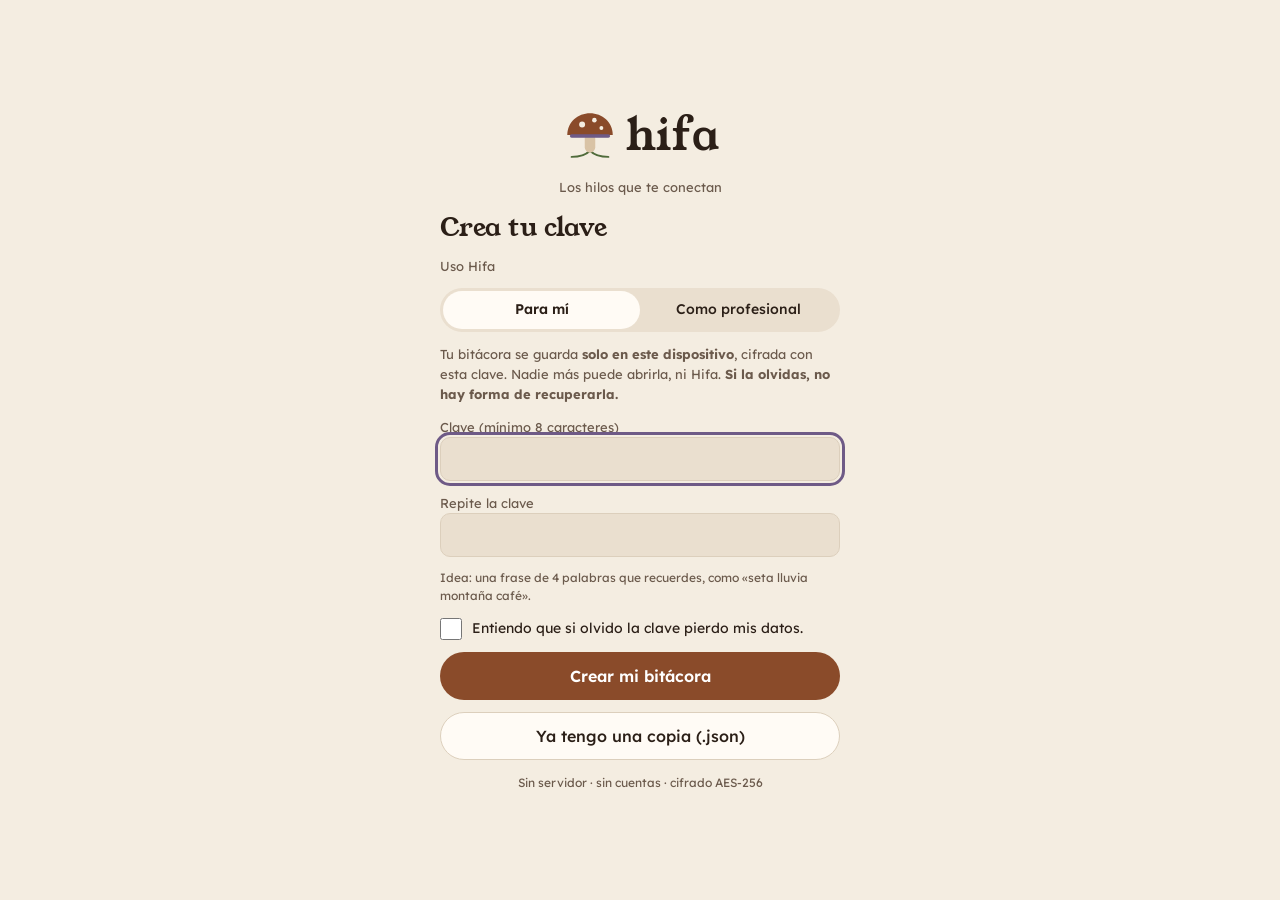
<file: index.html>
<!doctype html>
<html lang="es">
<head>
<meta charset="utf-8">
<meta name="viewport" content="width=device-width, initial-scale=1, viewport-fit=cover">
<meta http-equiv="Content-Security-Policy" content="default-src 'self'; script-src 'self'; style-src 'self' 'unsafe-inline'; img-src 'self' data: blob:; font-src 'self'; connect-src 'self'; manifest-src 'self'; worker-src 'self'; object-src 'none'; base-uri 'self'; form-action 'none'">
<meta name="referrer" content="no-referrer">
<title>Hifa</title>
<meta name="description" content="Bitácora personal de bienestar. Tus datos viven cifrados en tu dispositivo.">
<meta name="theme-color" content="#F4EDE1" media="(prefers-color-scheme: light)">
<meta name="theme-color" content="#1A1613" media="(prefers-color-scheme: dark)">
<link rel="manifest" href="manifest.webmanifest">
<link rel="icon" href="icons/icon.svg" type="image/svg+xml">
<link rel="apple-touch-icon" href="icons/apple-touch-icon.png">
<meta name="apple-mobile-web-app-capable" content="yes">
<meta name="mobile-web-app-capable" content="yes">
<meta name="apple-mobile-web-app-title" content="Hifa">
<meta name="apple-mobile-web-app-status-bar-style" content="default">
<link rel="stylesheet" href="styles.css">
</head>
<body>

<!-- ============ PANTALLA DE CLAVE ============ -->
<div id="lock" class="lock">
  <div class="lockin">
    <div class="brand big"><svg viewBox="0 0 64 64" aria-hidden="true"><path class="logo-hilo" d="M32 50 C27 55 20 57 11 57"/><path class="logo-hilo" d="M32 50 C37 55 44 57 53 57"/><rect class="logo-pie" x="26" y="30" width="12" height="22" rx="6"/><path class="logo-cap" d="M6 32 C6 17 18 7 32 7 C46 7 58 17 58 32 Z"/><rect class="logo-gill" x="9" y="31" width="46" height="4" rx="2"/><circle class="logo-spot" cx="23" cy="20" r="3.4"/><circle class="logo-spot" cx="37" cy="15" r="2.6"/><circle class="logo-spot" cx="45" cy="24" r="2.2"/></svg>hifa</div>
    <div class="muted center">Los hilos que te conectan</div>

    <form id="fNew" class="stack" hidden autocomplete="on">
      <h1>Crea tu clave</h1>
      <div class="muted">Uso Hifa</div>
      <div class="seg" id="roleNew"><button type="button" aria-pressed="true" data-r="patient">Para mí</button><button type="button" aria-pressed="false" data-r="pro">Como profesional</button></div>
      <p class="muted">Tu bitácora se guarda <b>solo en este dispositivo</b>, cifrada con esta clave. Nadie más puede abrirla, ni Hifa. <b>Si la olvidas, no hay forma de recuperarla.</b></p>
      <label class="muted" for="np1">Clave (mínimo 8 caracteres)<input id="np1" class="field" type="password" autocomplete="new-password" minlength="8" required></label>
      <label class="muted" for="np2">Repite la clave<input id="np2" class="field" type="password" autocomplete="new-password" minlength="8" required></label>
      <p class="muted small">Idea: una frase de 4 palabras que recuerdes, como «seta lluvia montaña café».</p>
      <label class="check"><input type="checkbox" id="npOk" required> Entiendo que si olvido la clave pierdo mis datos.</label>
      <button class="btn primary block" type="submit">Crear mi bitácora</button>
      <button class="btn block" type="button" id="toRestore">Ya tengo una copia (.json)</button>
    </form>

    <form id="fUnlock" class="stack" hidden autocomplete="on">
      <h1>Hola de nuevo</h1>
      <label class="muted" for="up">Tu clave<input id="up" class="field" type="password" autocomplete="current-password" required></label>
      <button class="btn primary block" type="submit">Abrir</button>
      <details class="muted small"><summary>¿Olvidaste la clave?</summary>
        <p>Sin la clave no se pueden abrir los datos. Si tienes una copia y recuerdas su clave, puedes restaurarla. Si no, solo queda borrar y empezar de nuevo.</p>
        <div class="row"><button class="btn" type="button" id="toRestore2">Restaurar copia</button><button class="btn danger" type="button" id="wipeLocked">Borrar y empezar</button></div>
      </details>
    </form>

    <form id="fRestore" class="stack" hidden>
      <h1>Restaurar copia</h1>
      <p class="muted">Elige tu archivo <b>.json</b> de Hifa y escribe la clave con la que lo creaste.</p>
      <label class="muted" for="rf">Archivo de copia<input id="rf" class="field" type="file" accept=".json,application/json,text/plain" required></label>
      <label class="muted" for="rp">Clave de la copia<input id="rp" class="field" type="password" autocomplete="current-password" required></label>
      <button class="btn primary block" type="submit">Restaurar</button>
      <button class="btn block" type="button" id="backFromRestore">Volver</button>
    </form>

    <div id="lockBusy" class="center" hidden><div class="spinner" aria-hidden="true"></div><p class="muted" id="lockBusyText">Abriendo…</p></div>
    <p id="lockErr" class="err" role="alert" hidden></p>
    <p class="muted small center" id="lockFoot">Sin servidor · sin cuentas · cifrado AES-256</p>
  </div>
</div>

<!-- ============ APP ============ -->
<div class="app" id="app" hidden>
  <header class="top">
    <div class="brand"><svg viewBox="0 0 64 64" aria-hidden="true"><path class="logo-hilo" d="M32 50 C27 55 20 57 11 57"/><path class="logo-hilo" d="M32 50 C37 55 44 57 53 57"/><rect class="logo-pie" x="26" y="30" width="12" height="22" rx="6"/><path class="logo-cap" d="M6 32 C6 17 18 7 32 7 C46 7 58 17 58 32 Z"/><rect class="logo-gill" x="9" y="31" width="46" height="4" rx="2"/><circle class="logo-spot" cx="23" cy="20" r="3.4"/><circle class="logo-spot" cx="37" cy="15" r="2.6"/><circle class="logo-spot" cx="45" cy="24" r="2.2"/></svg>hifa</div>
    <button class="help" id="btnHelp" type="button"><svg class="i" viewBox="0 0 24 24" style="width:16px;height:16px"><path d="M19 14c1.5-1.5 3-3.2 3-5.5A5.5 5.5 0 0 0 16.5 3c-1.8 0-3 .5-4.5 2-1.5-1.5-2.7-2-4.5-2A5.5 5.5 0 0 0 2 8.5c0 2.3 1.5 4 3 5.5l7 7Z"/></svg>Necesito ayuda</button>
  </header>
  <svg class="hilos" viewBox="0 0 400 22" preserveAspectRatio="none" aria-hidden="true"><path d="M0 8 C60 14 110 4 170 10 S290 18 400 8"/><path d="M120 8 C135 16 150 18 168 21"/><path d="M260 13 C275 6 292 4 310 3"/><path d="M40 11 C48 16 58 19 70 21"/></svg>

  <!-- HOY -->
  <section id="v-hoy" class="stack">
    <div id="banners" class="stack"></div>
    <div><div class="muted" id="today"></div><h1 id="greet">Hola, ¿cómo estás hoy?</h1></div>
    <div class="card">
      <div class="row between"><h2>Ánimo ahora</h2><span class="muted small" id="saveState">Se guarda solo</span></div>
      <div class="mood" id="mood"></div>
      <div class="scale"><span>Muy bajo</span><span>Muy bien</span></div>
      <div class="slider" data-k="en"><label for="s_en">Energía <span></span></label><input id="s_en" type="range" min="1" max="5" step="1" value="3"></div>
      <div class="slider" data-k="an"><label for="s_an">Ansiedad <span></span></label><input id="s_an" type="range" min="1" max="5" step="1" value="3"></div>
      <div class="slider" data-k="fo"><label for="s_fo">Foco <span></span></label><input id="s_fo" type="range" min="1" max="5" step="1" value="3"></div>
      <div class="slider" data-k="su"><label for="s_su">Horas de sueño <span></span></label><input id="s_su" type="range" min="3" max="12" step="0.5" value="7"></div>
      <p class="muted small">Las barras grises aún no tienen dato. Tócalas para registrar.</p>
    </div>

    <div class="card" id="sensoryCard" hidden>
      <h2>Energía sensorial y social</h2>
      <div class="slider" data-k="carga" data-s="1"><label for="s_carga">Carga sensorial <span></span></label><input id="s_carga" type="range" min="1" max="5" value="3"></div>
      <div class="scale"><span>Tranquila</span><span>Saturada</span></div>
      <div class="slider" data-k="bat" data-s="1"><label for="s_bat">Batería social <span></span></label><input id="s_bat" type="range" min="1" max="5" value="3"></div>
      <div class="scale"><span>Vacía</span><span>Llena</span></div>
      <div class="muted">¿Hubo saturación hoy?</div>
      <div class="row" id="satChips"></div>
      <div class="stack" id="satBox" hidden style="gap:8px">
        <label class="muted" for="satTrig">¿Qué la detonó?<input id="satTrig" class="field" placeholder="Ruido, luz, gente, cambios de plan…"></label>
        <label class="muted" for="satHelp">¿Qué ayudó?<input id="satHelp" class="field" placeholder="Silencio, audífonos, salir, estar solx…"></label>
      </div>
    </div>

    <div class="card" id="intakeCard">
      <div class="row between"><h2>Lo que tomé hoy</h2><span class="muted" id="intakeCount">Nada registrado</span></div>
      <div class="routine" id="routineBox">
        <div style="min-width:0"><b>Mi rutina</b><div class="muted" id="routineDesc"></div></div>
        <button class="btn primary" id="routineBtn" type="button">Registrar</button>
      </div>
      <div class="stack" id="intakeList" style="gap:8px"></div>
      <div class="row"><button class="btn" id="addItemBtn" type="button" style="flex:1">+ Agregar</button><button class="btn" id="saveRoutineBtn" type="button" hidden>Guardar como mi rutina</button></div>
      <div class="stack itemform" id="itemForm" hidden>
        <div class="muted">Categoría</div>
        <div class="row" id="catChips"></div>
        <div class="muted" id="nameLabel">Nombre</div>
        <div class="row" id="nameChips"></div>
        <label class="muted" for="itemName">O escríbelo<input id="itemName" class="field" placeholder="Nombre" maxlength="60"></label>
        <div id="psiloDose" class="stack" style="gap:8px">
          <div class="muted">Tipo de dosis</div>
          <div class="dose" id="doseSeg"><button type="button" aria-pressed="true" data-d="micro">Microdosis</button><button type="button" aria-pressed="false" data-d="macro">Macrodosis</button></div>
        </div>
        <div class="muted">Forma</div>
        <div class="row" id="formChips"></div>
        <div class="row" id="capRow">
          <label class="muted" for="capN" style="flex:1;min-width:90px">Cápsulas<input id="capN" class="field" type="number" inputmode="numeric" min="1" step="1" value="1"></label>
          <label class="muted" for="capMg" style="flex:1;min-width:110px">mg por cápsula<input id="capMg" class="field" type="number" inputmode="decimal" min="0" step="any" placeholder="mg"></label>
          <div class="captotal" id="capTotal"></div>
        </div>
        <div class="row" id="qtyRow">
          <label class="muted" for="itemQty" style="flex:1;min-width:110px">Cantidad<input id="itemQty" class="field" type="number" inputmode="decimal" min="0" step="any" placeholder="0"></label>
          <label class="muted" for="itemUnit" style="flex:1;min-width:100px">Unidad<select id="itemUnit" class="field"><option>g</option><option>mg</option><option>ml</option><option>gotas</option><option>unidades</option><option>tazas</option></select></label>
        </div>
        <label class="muted" for="itemTime">Hora<input id="itemTime" class="field" type="time"></label>
        <div class="care" id="macroCare" hidden>
          <b>Cuidado para una dosis alta</b>
          <ul>
            <li>Mejor en un lugar seguro y con alguien de confianza que esté sobrio.</li>
            <li>Si tomas medicación (p. ej. litio o algunos antidepresivos), revisa interacciones antes, por ejemplo en <span class="sel">tripsit.me</span>.</li>
            <li>Cuéntaselo a tu psicólogx. Si te sientes en peligro: 123 o Línea 192, opción 4.</li>
          </ul>
        </div>
        <div class="row"><button class="btn primary" id="saveItem" type="button" style="flex:1">Agregar</button><button class="btn" id="cancelItem" type="button">Cancelar</button></div>
      </div>
      <div class="care soft" id="medCare" hidden><b>Revisa interacciones</b> Registraste medicación junto con hongos, adaptógenos o suplementos. Algunas combinaciones interactúan (p. ej. ashwagandha con medicación de tiroides o sedantes). Consúltalo con tu médico o en <span class="sel">tripsit.me</span>.</div>
      <div class="care" id="psyRisk" hidden><b>Cuidado con los psicodélicos</b> Marcaste bipolaridad o historial de psicosis. Los hongos psilocibios pueden desencadenar episodios graves en estos casos. Háblalo con tu psicólogx o psiquiatra. Si notas cambios bruscos de ánimo, dormir muy poco o percepciones inusuales, busca ayuda: 123 o Línea 192, opción 4.</div>
      <div class="muted small">Hifa guarda lo que anotas; no recomienda cantidades ni combinaciones.</div>
      <div class="muted">Efectos que notaste</div>
      <div class="row" id="effects"></div>
    </div>

    <button class="cta" type="button" data-go="bitacora">
      <span class="mic"><svg class="i" viewBox="0 0 24 24"><rect x="9" y="2" width="6" height="12" rx="3"/><path d="M19 10v1a7 7 0 0 1-14 0v-1M12 18v4"/></svg></span>
      <span><b>Contar mi día</b><span>Habla o escribe. Queda en tu bitácora.</span></span>
    </button>

    <div class="quote" id="quoteCard"></div>

    <button class="card cardbtn" type="button" data-go="habitos">
      <div><h2>Hábitos de hoy</h2><div class="muted" id="habSum"></div></div>
      <div class="dots" id="habDots"></div>
    </button>
    <div class="example" id="streak"></div>
  </section>

  <!-- BITÁCORA -->
  <section id="v-bitacora" class="stack" hidden>
    <div class="row between"><h1>Bitácora</h1><input id="jDate" class="field datein" type="date" aria-label="Día de la bitácora"></div>
    <div class="muted">Escribe como salga. Todo queda cifrado en tu dispositivo.</div>
    <div class="chat" id="chat" aria-live="polite"></div>
    <div class="row" id="prompts"></div>
    <div class="composer">
      <label for="msgIn" class="sr">Mensaje</label>
      <textarea id="msgIn" class="field" placeholder="Escribe cómo fue tu día…"></textarea>
      <button class="recbtn" id="rec" type="button" aria-label="Dictar por voz"><svg class="i" viewBox="0 0 24 24" style="width:26px;height:26px"><rect x="9" y="2" width="6" height="12" rx="3"/><path d="M19 10v1a7 7 0 0 1-14 0v-1M12 18v4"/></svg></button>
    </div>
    <button class="btn primary" id="send" type="button">Guardar en la bitácora</button>
    <div class="example">Por ahora Hifa responde con preguntas guía, sin IA. El dictado por voz lo procesa tu navegador o tu teclado (puede usar servicios de Google o Apple).</div>
  </section>

  <!-- PANEL -->
  <section id="v-panel" class="stack" hidden>
    <h1>Tu panel</h1>
    <div class="seg" id="range"><button type="button" aria-pressed="false" data-d="7">Semana</button><button type="button" aria-pressed="true" data-d="30">30 días</button><button type="button" aria-pressed="false" data-d="90">Trimestre</button></div>
    <div id="panelEmpty" class="card" hidden><h2>Aún no hay suficientes días</h2><p class="muted">Registra tu ánimo unos días y aquí verás tus tendencias.</p></div>
    <div id="alertBox"></div>
    <div class="card" id="chartCard">
      <div class="row between"><h2>Ánimo diario</h2><span class="muted" id="avg"></span></div>
      <div class="chartwrap"><svg id="chart" viewBox="0 0 340 150" width="100%" role="img" aria-label="Gráfico de ánimo"></svg></div>
      <div class="legend"><span><i class="lg-line"></i>Ánimo</span><span><i class="lg-dot"></i>Micro</span><span><i class="lg-ring"></i>Macro</span><span><i class="lg-low"></i>Racha baja</span></div>
    </div>
    <div class="kpis">
      <div class="kpi"><div class="muted">Días registrados</div><div class="v" id="kDays">–</div></div>
      <div class="kpi"><div class="muted">Ánimo promedio</div><div class="v" id="kAvg">–</div></div>
      <div class="kpi detail"><div class="muted">Ánimo con hongos</div><div class="v" id="kWith">–</div></div>
      <div class="kpi detail"><div class="muted">Ánimo sin hongos</div><div class="v" id="kWithout">–</div></div>
    </div>
    <div class="card" id="scalesCard"></div>
    <div class="card"><h2>Estresores más frecuentes</h2><div class="bars" id="stress"></div><p class="muted small" id="stressEmpty">Aparecen cuando los mencionas en tu bitácora.</p></div>
    <div class="card" id="sensPanel" hidden><h2>Saturación sensorial</h2><div id="sensSum" class="muted"></div></div>
    <div class="note detail" id="corrNote" hidden></div>
    <div class="muted small">Las diferencias con y sin hongos son observacionales: no prueban causa.</div>
    <button class="btn primary block" type="button" data-go="informe">Preparar informe para sesión</button>
  </section>

  <!-- ESCALA -->
  <section id="v-escala" class="stack" hidden>
    <button class="btn back" type="button" data-go="panel">← Panel</button>
    <h1 id="scTitle"></h1>
    <p class="muted" id="scIntro"></p>
    <div class="stack" id="scQs"></div>
    <div id="scResult"></div>
    <button class="btn primary block" id="scSave" type="button">Ver resultado y guardar</button>
    <p class="muted small">Escala de tamizaje de uso libre. No es un diagnóstico: la interpretación es de tu psicólogx.</p>
  </section>

  <!-- HÁBITOS -->
  <section id="v-habitos" class="stack" hidden>
    <div class="row between"><div><h1>Hábitos</h1><div class="muted">Toca para marcar hoy. Nada se reinicia a cero.</div></div><button class="btn small" id="editHab" type="button">Editar</button></div>
    <div class="stack" id="habits"></div>
    <div class="note" id="habNote" hidden></div>
    <div class="row"><label class="sr" for="newHab">Nuevo hábito</label><input id="newHab" class="field" style="flex:1" placeholder="Nuevo hábito" maxlength="60"><button class="btn" id="addHab" type="button">Agregar</button></div>
  </section>

  <!-- YO -->
  <section id="v-yo" class="stack" hidden>
    <h1>Lo que busco</h1>
    <div class="card">
      <div class="eyebrow muted-eb">Mi brújula</div>
      <label for="compass" class="muted">¿Qué buscas de la vida, en tus palabras?</label>
      <textarea id="compass" class="field" placeholder="Quiero una vida con…"></textarea>
      <div class="muted">Mis valores</div>
      <div class="row" id="values"></div>
      <div class="row"><label class="sr" for="newVal">Nuevo valor</label><input id="newVal" class="field" style="flex:1" placeholder="Otro valor" maxlength="30"><button class="btn" id="addVal" type="button">+</button></div>
    </div>

    <div class="quote" id="frase">
      <div class="eyebrow">Frase del trimestre</div>
      <div class="muted ink">¿Cómo te has sentido últimamente?</div>
      <div class="row" id="feelings"></div>
      <div class="stack" id="phrases"></div>
      <details><summary class="muted">Escribir mi propia frase</summary>
        <div class="stack" style="gap:8px;margin-top:8px">
          <label class="muted" for="ownVerb">Verbo<input id="ownVerb" class="field" placeholder="Soltar" maxlength="20"></label>
          <label class="muted" for="ownText">Frase<input id="ownText" class="field" placeholder="Suelto lo que no depende de mí…" maxlength="120"></label>
        </div>
      </details>
      <button class="btn lav" id="usePhrase" type="button">Usar esta frase</button>
    </div>

    <div class="card" id="personal">
      <h2>Personaliza Hifa</h2>
      <div class="muted">Todo es opcional y autodeclarado. Hifa no diagnostica: solo ajusta preguntas, hábitos y frases.</div>
      <div class="sub">¿Cómo funciona tu mente?</div>
      <div class="row" id="minds"></div>
      <div class="sub">¿Qué te gustaría trabajar?</div>
      <div class="grp">Ánimo y emociones</div><div class="row" id="g1"></div>
      <div class="grp">Experiencias difíciles</div><div class="row" id="g2"></div>
      <div class="grp">Mente y cuerpo</div><div class="row" id="g3"></div>
      <div class="grp">Consumo</div><div class="row" id="g4"></div>
      <div class="grp">Crecimiento</div><div class="row" id="g5"></div>
      <div class="care soft" id="tcaNote" hidden><b>Modo cuidado con la comida activo.</b> Hifa oculta hábitos de comida, peso y ejercicio con números.</div>
      <div class="care" id="riskNote" hidden><b>Un cuidado importante</b> Con bipolaridad o historial de psicosis (propio o familiar), los psicodélicos pueden desencadenar episodios graves. Si registras hongos psilocibios, Hifa te lo recordará. Háblalo con tu psicólogx o psiquiatra.</div>
      <div class="sub">Ajustes sensoriales</div>
      <div>
        <label class="switch"><span>Sin animaciones</span><input type="checkbox" data-pref="noanim"></label>
        <label class="switch"><span>Sin vibración</span><input type="checkbox" data-pref="novib"></label>
        <label class="switch"><span>Contraste suave<small>Colores menos intensos</small></span><input type="checkbox" data-pref="soft"></label>
        <label class="switch"><span>Lenguaje literal<small>Preguntas directas, sin metáforas</small></span><input type="checkbox" data-pref="literal"></label>
        <label class="switch"><span>Registro sensorial y social<small>Carga sensorial, batería social, saturación</small></span><input type="checkbox" data-pref="sensory"></label>
        <label class="switch"><span>Mostrar «Lo que tomé hoy»<small>Hongos, adaptógenos, suplementos y medicación</small></span><input type="checkbox" data-pref="showIntake"></label>
      </div>
      <div class="sub">Tema</div>
      <div class="seg" id="themeSeg"><button type="button" data-t="auto">Automático</button><button type="button" data-t="light">Claro</button><button type="button" data-t="dark">Oscuro</button></div>
      <div class="sub">Vista del panel</div>
      <div class="seg" id="viewSeg"><button type="button" data-v="simple">Simple</button><button type="button" data-v="det">Detallada</button></div>
    </div>

    <div class="card">
      <h2>Mi psicólogx</h2>
      <label class="muted" for="psyName">Nombre<input id="psyName" class="field" maxlength="60"></label>
      <label class="muted" for="psyPhone">Teléfono<input id="psyPhone" class="field" type="tel" inputmode="tel" maxlength="20"></label>
      <label class="muted" for="nextSession">Próxima sesión<input id="nextSession" class="field" type="date"></label>
      <p class="muted small">Un día antes de la sesión, Hifa te recuerda preparar el informe y hacer tu copia.</p>
      <div class="sub">Vínculo con su Hifa</div>
      <div id="linkBox" class="stack" style="gap:8px"></div>
      <button class="btn primary block" type="button" data-go="enviar">Enviar a mi psicólogx</button>
    </div>

    <div class="card" id="dataCard">
      <h2>Mis datos y copias</h2>
      <p class="muted">Tus datos viven <b>solo en este dispositivo</b>, cifrados con tu clave. Hifa no tiene servidor: si pierdes el dispositivo sin copia, se pierde tu bitácora.</p>
      <div id="backupState" class="bstate"></div>
      <button class="btn primary block" id="doBackup" type="button">Hacer copia ahora (.json cifrado)</button>
      <button class="btn block" id="restoreBtn" type="button">Restaurar desde una copia</button>
      <input id="restoreFile" type="file" accept=".json,application/json,text/plain" hidden>
      <div id="fsBox" class="stack" hidden style="gap:8px">
        <div class="sub">Copia automática en un archivo</div>
        <p class="muted small">En este navegador Hifa puede mantener actualizado un archivo cifrado en tu computador.</p>
        <div class="row"><button class="btn" id="fsPick" type="button" style="flex:1">Elegir archivo</button><button class="btn" id="fsOff" type="button" hidden>Desactivar</button></div>
        <div class="muted small" id="fsState"></div>
      </div>
      <div class="sub">Recordarme hacer copia cada</div>
      <div class="seg" id="bkEvery"><button type="button" data-n="7">7 días</button><button type="button" data-n="14">14 días</button></div>
      <div class="sub">Recordatorios en tu calendario</div>
      <p class="muted small">Hifa no envía notificaciones cuando está cerrada. Agrega estos recordatorios a tu calendario:</p>
      <div class="row"><button class="btn" id="icsBackup" type="button" style="flex:1">Copia semanal (domingo)</button></div>
      <div class="row ponly"><label class="muted" for="icsTime" style="flex:1">Registro diario a las<input id="icsTime" class="field" type="time" value="20:00"></label><button class="btn" id="icsDaily" type="button" style="align-self:flex-end">Agregar</button></div>
      <div class="sub">Seguridad</div>
      <div class="muted small" id="persistState"></div>
      <div class="row"><button class="btn" id="lockNow" type="button" style="flex:1">Bloquear ahora</button><button class="btn" id="changePass" type="button" style="flex:1">Cambiar clave</button></div>
      <button class="btn danger block" id="wipeAll" type="button">Borrar todo de este dispositivo</button>
    </div>

    <div class="support" id="support">
      <b>Red de apoyo</b>
      <div id="supportLinks"></div>
    </div>
    <p class="example">Hifa 1.1 · versión local. Hifa no diagnostica ni recomienda dosis.</p>
  </section>

  <!-- INFORME -->
  <section id="v-informe" class="stack report" hidden>
    <button class="btn back noprint" type="button" data-go="panel">← Panel</button>
    <h1>Informe para sesión</h1>
    <div class="row noprint"><label class="muted" for="repFrom" style="flex:1">Desde<input id="repFrom" class="field" type="date"></label><label class="muted" for="repTo" style="flex:1">Hasta<input id="repTo" class="field" type="date"></label></div>
    <div class="card">
      <dl id="repStats"></dl>
      <h2 class="noprint">Temas que quiero llevar</h2>
      <textarea id="repTopics" class="field noprint" placeholder="Uno por línea"></textarea>
      <label class="check noprint"><input type="checkbox" id="repJournal"> Incluir textos de la bitácora</label>
      <h2 class="noprint">Vista previa</h2>
      <pre id="repText"></pre>
      <div class="row noprint"><button class="btn primary" id="copyRep" type="button" style="flex:1">Copiar</button><button class="btn" id="shareRep" type="button" style="flex:1">Compartir</button><button class="btn" id="printRep" type="button" style="flex:1">PDF</button></div>
    </div>
    <button class="btn block noprint" type="button" data-go="enviar">Enviar paquete cifrado a mi psicólogx</button>
    <div class="muted small">Este informe resume tus registros. No es un diagnóstico; la interpretación es de tu psicólogx.</div>
  </section>

  <!-- ENVIAR A MI PSICÓLOGX -->
  <section id="v-enviar" class="stack" hidden>
    <button class="btn back" type="button" data-go="yo">← Yo</button>
    <h1>Enviar a mi psicólogx</h1>
    <div class="card" id="sendNoLink" hidden>
      <h2>Primero vincula su Hifa</h2>
      <p class="muted">Pídele a tu psicólogx su <b>código de Hifa</b> (lo encuentra en «Mi código») y pégalo en Yo › Mi psicólogx › Vínculo.</p>
      <button class="btn" type="button" data-go="yo">Ir a vincular</button>
    </div>
    <div class="stack" id="sendForm">
      <div class="bstate"><b id="sendTo"></b><span id="sendFp"></span></div>
      <label class="muted" for="alias">¿Con qué nombre te verá?<input id="alias" class="field" maxlength="40" placeholder="Ej.: Carolina V."></label>
      <div class="row"><label class="muted" for="sendFrom" style="flex:1">Desde<input id="sendFrom" class="field" type="date"></label><label class="muted" for="sendTo2" style="flex:1">Hasta<input id="sendTo2" class="field" type="date"></label></div>
      <div class="card"><h2>Qué incluir</h2><div id="scopeList"></div></div>
      <label class="muted" for="sendTopics">Temas que quiero llevar a la sesión<textarea id="sendTopics" class="field" placeholder="Uno por línea"></textarea></label>
      <button class="btn primary block" id="sendPkg" type="button">Crear paquete cifrado y enviar</button>
      <p class="muted small">El paquete viaja cifrado: aunque pase por WhatsApp o correo, solo la Hifa de tu psicólogx puede abrirlo. Tú decides qué incluye.</p>
    </div>
  </section>

  <!-- ===== PROFESIONAL ===== -->
  <section id="v-pacientes" class="stack" hidden>
    <h1>Mis pacientes</h1>
    <p class="muted">Tus pacientes te envían paquetes cifrados por WhatsApp o correo. Guárdalos e impórtalos aquí: solo tu Hifa puede abrirlos.</p>
    <button class="btn primary block" id="importPkg" type="button">Importar paquete de un paciente</button>
    <input id="pkgFile" type="file" accept=".json,application/json,text/plain" hidden>
    <div class="stack" id="ptList"></div>
  </section>

  <section id="v-paciente" class="stack" hidden>
    <button class="btn back" type="button" data-go="pacientes">← Pacientes</button>
    <div id="ptHead" class="stack" style="gap:6px"></div>
    <div id="ptAlerts" class="stack" style="gap:8px"></div>
    <div class="seg" id="ptRange"><button type="button" aria-pressed="true" data-d="30">30 días</button><button type="button" aria-pressed="false" data-d="90">90 días</button></div>
    <div class="card" id="ptChartCard">
      <div class="row between"><h2>Ánimo diario</h2><span class="muted" id="ptAvg"></span></div>
      <div class="chartwrap"><svg id="ptChart" viewBox="0 0 340 150" width="100%" role="img" aria-label="Ánimo del paciente"></svg></div>
      <div class="legend"><span><i class="lg-line"></i>Ánimo</span><span><i class="lg-dot"></i>Micro</span><span><i class="lg-ring"></i>Macro</span><span><i class="lg-low"></i>Racha baja</span></div>
    </div>
    <div class="kpis"><div class="kpi"><div class="muted">Días registrados</div><div class="v" id="ptDays">–</div></div><div class="kpi"><div class="muted">Con / sin hongos</div><div class="v" id="ptWith">–</div></div></div>
    <div class="card"><h2>Resumen recibido</h2><pre id="ptReport" class="rep"></pre><button class="btn" id="copyPtRep" type="button">Copiar resumen</button></div>
    <div class="card">
      <h2>Notas privadas de sesión</h2>
      <p class="muted small">Solo quedan en tu dispositivo, cifradas. El paciente no las ve ni se envían a nadie.</p>
      <label class="sr" for="noteIn">Nota</label><textarea id="noteIn" class="field" placeholder="Observaciones para la próxima sesión…"></textarea>
      <button class="btn lav" id="addNote" type="button">Guardar nota</button>
      <div class="stack" id="notes" style="gap:8px"></div>
    </div>
    <button class="btn danger block" id="delPatient" type="button">Eliminar este paciente de mi dispositivo</button>
  </section>

  <section id="v-codigo" class="stack" hidden>
    <h1>Mi código</h1>
    <p class="muted">Compártelo con tus pacientes. Lo pegan una vez en su Hifa y desde ahí sus paquetes solo los puedes abrir tú.</p>
    <label class="muted" for="proName">Tu nombre (como te verán tus pacientes)<input id="proName" class="field" maxlength="60" placeholder="Ej.: Ps. Laura Martínez"></label>
    <div class="card">
      <div class="muted small">Huella para verificar en sesión</div>
      <div class="fp" id="proFp"></div>
      <label class="sr" for="proCode">Código</label><textarea id="proCode" class="field code" readonly></textarea>
      <div class="row"><button class="btn primary" id="shareCode" type="button" style="flex:1">Compartir código</button><button class="btn" id="copyCode" type="button" style="flex:1">Copiar</button></div>
    </div>
    <div class="note">En la primera sesión, pide a tu paciente que te lea la huella que le muestra su Hifa. Si coincide con la tuya, el vínculo es seguro.</div>
  </section>

  <section id="v-ajustes" class="stack" hidden>
    <h1>Ajustes</h1>
    <div class="card"><div class="sub">Tema</div><div class="seg" id="themeSeg2"><button type="button" data-t="auto">Automático</button><button type="button" data-t="light">Claro</button><button type="button" data-t="dark">Oscuro</button></div>
      <label class="switch"><span>Sin animaciones</span><input type="checkbox" id="proNoanim"></label></div>
    <div id="ajustesBox"></div>
    <p class="example">Hifa 1.1 · modo profesional local. Los datos de tus pacientes y tus notas viven cifrados solo en este dispositivo.</p>
  </section>
</div>

<nav class="tabs" id="tabs" aria-label="Secciones" hidden><div>
  <button type="button" data-tab="hoy" aria-current="page"><svg class="i" viewBox="0 0 24 24"><path d="M3 12a9 8 0 0 1 18 0z"/><path d="M10 12v7a2 2 0 0 0 4 0v-7"/></svg>Hoy</button>
  <button type="button" data-tab="bitacora"><svg class="i" viewBox="0 0 24 24"><path d="M21 15a2 2 0 0 1-2 2H7l-4 4V5a2 2 0 0 1 2-2h14a2 2 0 0 1 2 2z"/></svg>Bitácora</button>
  <button type="button" data-tab="panel"><svg class="i" viewBox="0 0 24 24"><path d="M3 3v18h18M7 15l4-4 3 3 5-6"/></svg>Panel</button>
  <button type="button" data-tab="habitos"><svg class="i" viewBox="0 0 24 24"><path d="M20 6 9 17l-5-5"/></svg>Hábitos</button>
  <button type="button" data-tab="yo"><svg class="i" viewBox="0 0 24 24"><circle cx="12" cy="12" r="9"/><path d="m15.5 8.5-2 5-5 2 2-5z"/></svg>Yo</button>
</div></nav>

<nav class="tabs" id="tabsPro" aria-label="Secciones profesional" hidden><div style="grid-template-columns:repeat(3,minmax(0,1fr))">
  <button type="button" data-tab="pacientes"><svg class="i" viewBox="0 0 24 24"><circle cx="9" cy="8" r="4"/><path d="M2 21a7 7 0 0 1 14 0M17 4a4 4 0 0 1 0 8M22 21a7 7 0 0 0-4-6.3"/></svg>Pacientes</button>
  <button type="button" data-tab="codigo"><svg class="i" viewBox="0 0 24 24"><rect x="4" y="11" width="16" height="10" rx="2"/><path d="M8 11V7a4 4 0 0 1 8 0v4"/></svg>Mi código</button>
  <button type="button" data-tab="ajustes"><svg class="i" viewBox="0 0 24 24"><circle cx="12" cy="12" r="3"/><path d="M19.4 15a1.7 1.7 0 0 0 .3 1.8l.1.1a2 2 0 1 1-2.8 2.8l-.1-.1a1.7 1.7 0 0 0-1.8-.3 1.7 1.7 0 0 0-1 1.5V21a2 2 0 1 1-4 0v-.1a1.7 1.7 0 0 0-1.1-1.5 1.7 1.7 0 0 0-1.8.3l-.1.1a2 2 0 1 1-2.8-2.8l.1-.1a1.7 1.7 0 0 0 .3-1.8 1.7 1.7 0 0 0-1.5-1H3a2 2 0 1 1 0-4h.1a1.7 1.7 0 0 0 1.5-1.1 1.7 1.7 0 0 0-.3-1.8l-.1-.1a2 2 0 1 1 2.8-2.8l.1.1a1.7 1.7 0 0 0 1.8.3H9a1.7 1.7 0 0 0 1-1.5V3a2 2 0 1 1 4 0v.1a1.7 1.7 0 0 0 1 1.5 1.7 1.7 0 0 0 1.8-.3l.1-.1a2 2 0 1 1 2.8 2.8l-.1.1a1.7 1.7 0 0 0-.3 1.8V9a1.7 1.7 0 0 0 1.5 1H21a2 2 0 1 1 0 4h-.1a1.7 1.7 0 0 0-1.5 1Z"/></svg>Ajustes</button>
</div></nav>

<dialog id="helpDlg" aria-labelledby="helpT">
  <h2 id="helpT">Si estás en peligro, pide ayuda ya</h2>
  <p class="muted">Lo que sientes importa y no tienes que pasarlo solx.</p>
  <div id="helpLinks" class="stack" style="gap:8px"></div>
  <button class="btn block" type="button" id="helpClose">Cerrar</button>
</dialog>

<dialog id="passDlg" aria-labelledby="passT">
  <form method="dialog" class="stack" id="passForm">
    <h2 id="passT">Escribe la clave</h2>
    <p class="muted" id="passMsg"></p>
    <label class="muted" for="passIn">Clave<input id="passIn" class="field" type="password" autocomplete="current-password"></label>
    <label class="muted" for="passIn2" id="passIn2L" hidden>Repite la clave<input id="passIn2" class="field" type="password" autocomplete="new-password"></label>
    <div class="row"><button class="btn primary" value="ok" style="flex:1">Continuar</button><button class="btn" value="cancel" formnovalidate>Cancelar</button></div>
  </form>
</dialog>

<div class="toast" id="toast" role="status" hidden></div>
<script src="app.js"></script>
</body>
</html>
</file>
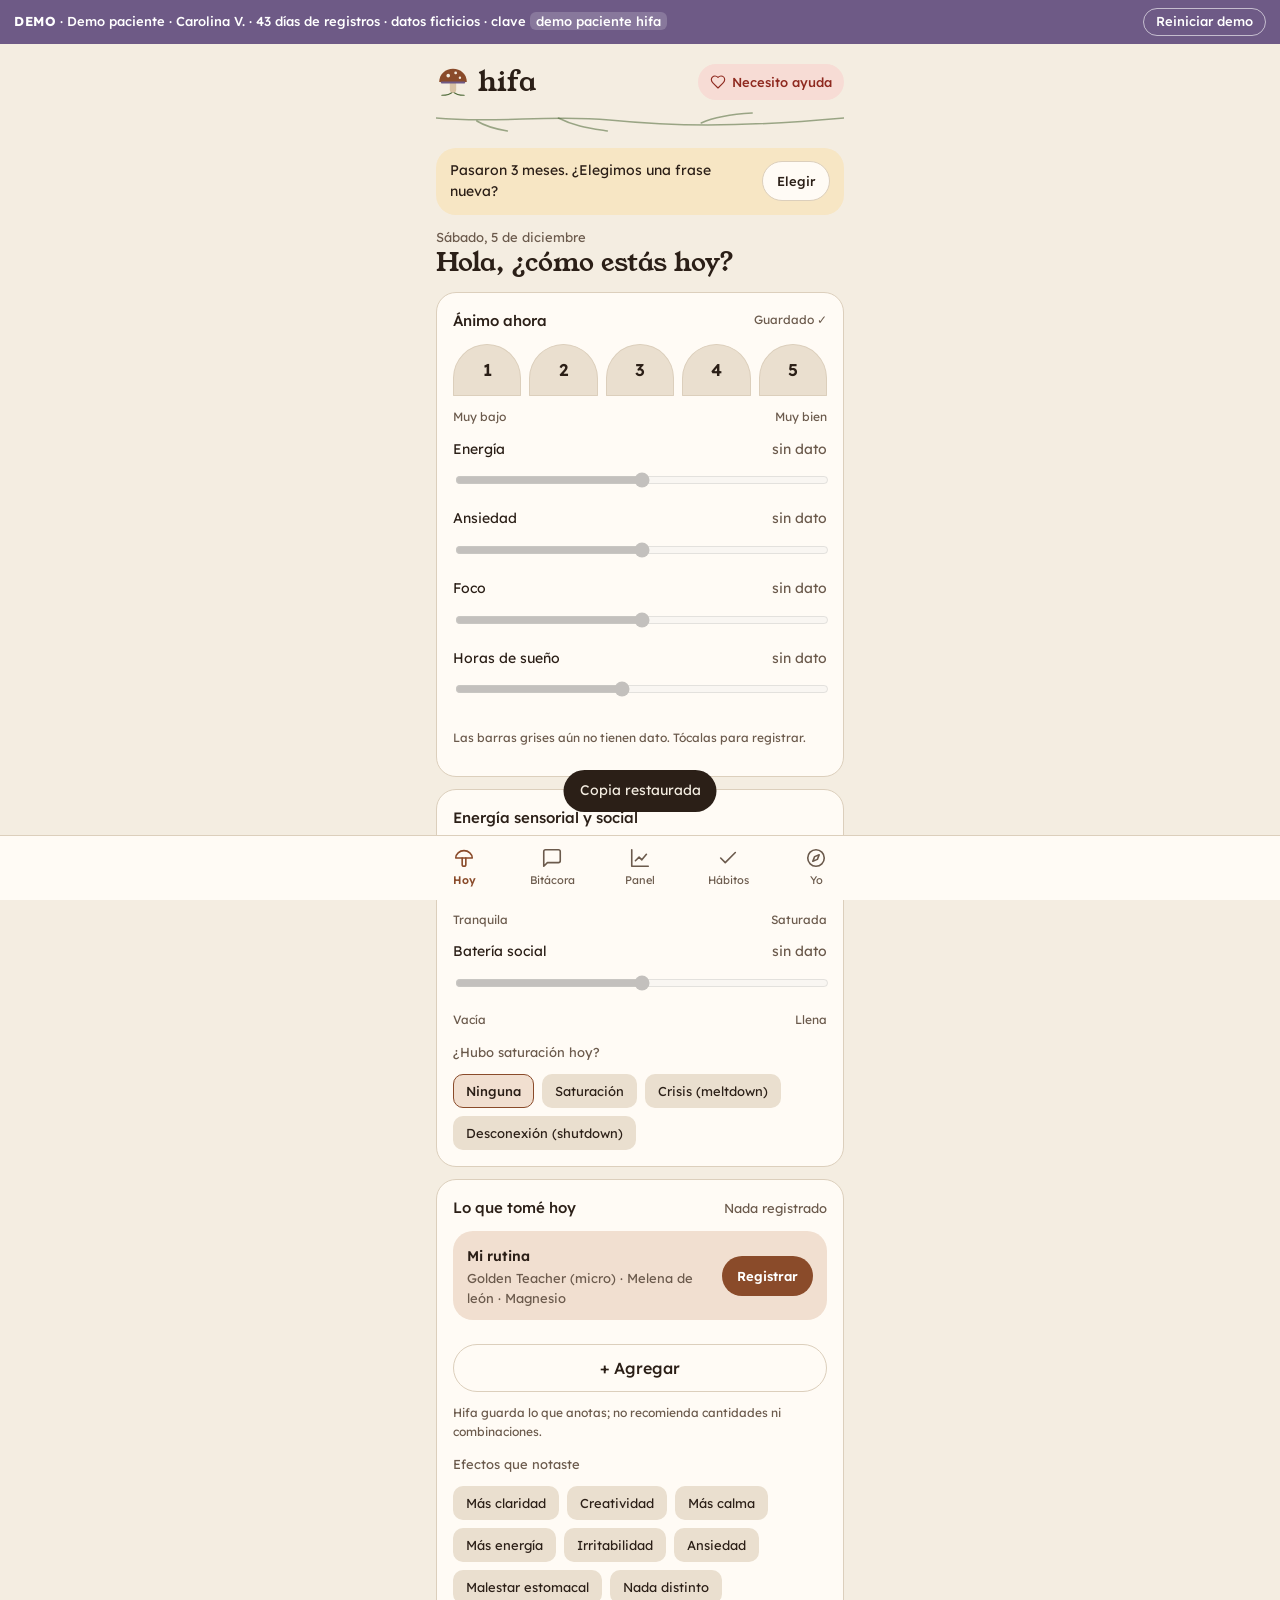
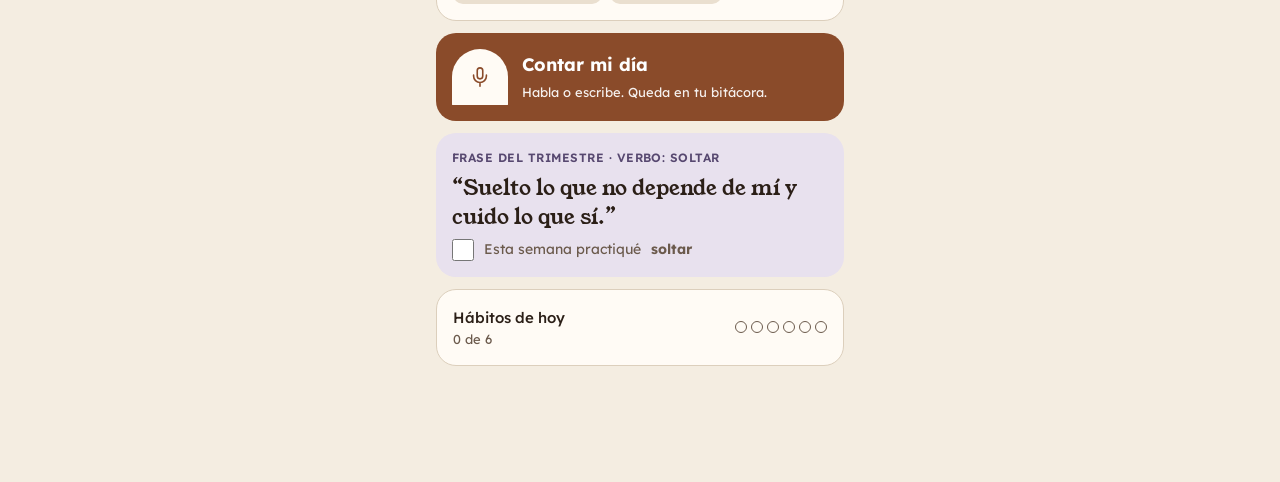
<file: demo-paciente/index.html>
<!doctype html>
<html lang="es">
<head>
<meta charset="utf-8">
<meta name="viewport" content="width=device-width, initial-scale=1, viewport-fit=cover">
<meta http-equiv="Content-Security-Policy" content="default-src 'self'; script-src 'self'; style-src 'self' 'unsafe-inline'; img-src 'self' data: blob:; font-src 'self'; connect-src 'self'; manifest-src 'self'; worker-src 'self'; object-src 'none'; base-uri 'self'; form-action 'none'">
<meta name="referrer" content="no-referrer">
<title>Hifa · Demo paciente</title>
<meta name="description" content="Bitácora personal de bienestar. Tus datos viven cifrados en tu dispositivo.">
<meta name="theme-color" content="#F4EDE1" media="(prefers-color-scheme: light)">
<meta name="theme-color" content="#1A1613" media="(prefers-color-scheme: dark)">
<link rel="manifest" href="manifest.webmanifest">
<link rel="icon" href="icons/icon.svg" type="image/svg+xml">
<link rel="apple-touch-icon" href="icons/apple-touch-icon.png">
<meta name="apple-mobile-web-app-capable" content="yes">
<meta name="mobile-web-app-capable" content="yes">
<meta name="apple-mobile-web-app-title" content="Hifa paciente">
<meta name="apple-mobile-web-app-status-bar-style" content="default">
<link rel="stylesheet" href="styles.css">
</head>
<body>

<!-- ============ PANTALLA DE CLAVE ============ -->
<div id="lock" class="lock">
  <div class="lockin">
    <div class="brand big"><svg viewBox="0 0 64 64" aria-hidden="true"><path class="logo-hilo" d="M32 50 C27 55 20 57 11 57"/><path class="logo-hilo" d="M32 50 C37 55 44 57 53 57"/><rect class="logo-pie" x="26" y="30" width="12" height="22" rx="6"/><path class="logo-cap" d="M6 32 C6 17 18 7 32 7 C46 7 58 17 58 32 Z"/><rect class="logo-gill" x="9" y="31" width="46" height="4" rx="2"/><circle class="logo-spot" cx="23" cy="20" r="3.4"/><circle class="logo-spot" cx="37" cy="15" r="2.6"/><circle class="logo-spot" cx="45" cy="24" r="2.2"/></svg>hifa</div>
    <div class="muted center">Los hilos que te conectan</div>

    <form id="fNew" class="stack" hidden autocomplete="on">
      <h1>Crea tu clave</h1>
      <div class="muted">Uso Hifa</div>
      <div class="seg" id="roleNew"><button type="button" aria-pressed="true" data-r="patient">Para mí</button><button type="button" aria-pressed="false" data-r="pro">Como profesional</button></div>
      <p class="muted">Tu bitácora se guarda <b>solo en este dispositivo</b>, cifrada con esta clave. Nadie más puede abrirla, ni Hifa. <b>Si la olvidas, no hay forma de recuperarla.</b></p>
      <label class="muted" for="np1">Clave (mínimo 8 caracteres)<input id="np1" class="field" type="password" autocomplete="new-password" minlength="8" required></label>
      <label class="muted" for="np2">Repite la clave<input id="np2" class="field" type="password" autocomplete="new-password" minlength="8" required></label>
      <p class="muted small">Idea: una frase de 4 palabras que recuerdes, como «seta lluvia montaña café».</p>
      <label class="check"><input type="checkbox" id="npOk" required> Entiendo que si olvido la clave pierdo mis datos.</label>
      <button class="btn primary block" type="submit">Crear mi bitácora</button>
      <button class="btn block" type="button" id="toRestore">Ya tengo una copia (.json)</button>
    </form>

    <form id="fUnlock" class="stack" hidden autocomplete="on">
      <h1>Hola de nuevo</h1>
      <label class="muted" for="up">Tu clave<input id="up" class="field" type="password" autocomplete="current-password" required></label>
      <button class="btn primary block" type="submit">Abrir</button>
      <details class="muted small"><summary>¿Olvidaste la clave?</summary>
        <p>Sin la clave no se pueden abrir los datos. Si tienes una copia y recuerdas su clave, puedes restaurarla. Si no, solo queda borrar y empezar de nuevo.</p>
        <div class="row"><button class="btn" type="button" id="toRestore2">Restaurar copia</button><button class="btn danger" type="button" id="wipeLocked">Borrar y empezar</button></div>
      </details>
    </form>

    <form id="fRestore" class="stack" hidden>
      <h1>Restaurar copia</h1>
      <p class="muted">Elige tu archivo <b>.json</b> de Hifa y escribe la clave con la que lo creaste.</p>
      <label class="muted" for="rf">Archivo de copia<input id="rf" class="field" type="file" accept=".json,application/json,text/plain" required></label>
      <label class="muted" for="rp">Clave de la copia<input id="rp" class="field" type="password" autocomplete="current-password" required></label>
      <button class="btn primary block" type="submit">Restaurar</button>
      <button class="btn block" type="button" id="backFromRestore">Volver</button>
    </form>

    <div id="lockBusy" class="center" hidden><div class="spinner" aria-hidden="true"></div><p class="muted" id="lockBusyText">Abriendo…</p></div>
    <p id="lockErr" class="err" role="alert" hidden></p>
    <p class="muted small center" id="lockFoot">Sin servidor · sin cuentas · cifrado AES-256</p>
  </div>
</div>

<!-- ============ APP ============ -->
<div class="app" id="app" hidden>
  <header class="top">
    <div class="brand"><svg viewBox="0 0 64 64" aria-hidden="true"><path class="logo-hilo" d="M32 50 C27 55 20 57 11 57"/><path class="logo-hilo" d="M32 50 C37 55 44 57 53 57"/><rect class="logo-pie" x="26" y="30" width="12" height="22" rx="6"/><path class="logo-cap" d="M6 32 C6 17 18 7 32 7 C46 7 58 17 58 32 Z"/><rect class="logo-gill" x="9" y="31" width="46" height="4" rx="2"/><circle class="logo-spot" cx="23" cy="20" r="3.4"/><circle class="logo-spot" cx="37" cy="15" r="2.6"/><circle class="logo-spot" cx="45" cy="24" r="2.2"/></svg>hifa</div>
    <button class="help" id="btnHelp" type="button"><svg class="i" viewBox="0 0 24 24" style="width:16px;height:16px"><path d="M19 14c1.5-1.5 3-3.2 3-5.5A5.5 5.5 0 0 0 16.5 3c-1.8 0-3 .5-4.5 2-1.5-1.5-2.7-2-4.5-2A5.5 5.5 0 0 0 2 8.5c0 2.3 1.5 4 3 5.5l7 7Z"/></svg>Necesito ayuda</button>
  </header>
  <svg class="hilos" viewBox="0 0 400 22" preserveAspectRatio="none" aria-hidden="true"><path d="M0 8 C60 14 110 4 170 10 S290 18 400 8"/><path d="M120 8 C135 16 150 18 168 21"/><path d="M260 13 C275 6 292 4 310 3"/><path d="M40 11 C48 16 58 19 70 21"/></svg>

  <!-- HOY -->
  <section id="v-hoy" class="stack">
    <div id="banners" class="stack"></div>
    <div><div class="muted" id="today"></div><h1 id="greet">Hola, ¿cómo estás hoy?</h1></div>
    <div class="card">
      <div class="row between"><h2>Ánimo ahora</h2><span class="muted small" id="saveState">Se guarda solo</span></div>
      <div class="mood" id="mood"></div>
      <div class="scale"><span>Muy bajo</span><span>Muy bien</span></div>
      <div class="slider" data-k="en"><label for="s_en">Energía <span></span></label><input id="s_en" type="range" min="1" max="5" step="1" value="3"></div>
      <div class="slider" data-k="an"><label for="s_an">Ansiedad <span></span></label><input id="s_an" type="range" min="1" max="5" step="1" value="3"></div>
      <div class="slider" data-k="fo"><label for="s_fo">Foco <span></span></label><input id="s_fo" type="range" min="1" max="5" step="1" value="3"></div>
      <div class="slider" data-k="su"><label for="s_su">Horas de sueño <span></span></label><input id="s_su" type="range" min="3" max="12" step="0.5" value="7"></div>
      <p class="muted small">Las barras grises aún no tienen dato. Tócalas para registrar.</p>
    </div>

    <div class="card" id="sensoryCard" hidden>
      <h2>Energía sensorial y social</h2>
      <div class="slider" data-k="carga" data-s="1"><label for="s_carga">Carga sensorial <span></span></label><input id="s_carga" type="range" min="1" max="5" value="3"></div>
      <div class="scale"><span>Tranquila</span><span>Saturada</span></div>
      <div class="slider" data-k="bat" data-s="1"><label for="s_bat">Batería social <span></span></label><input id="s_bat" type="range" min="1" max="5" value="3"></div>
      <div class="scale"><span>Vacía</span><span>Llena</span></div>
      <div class="muted">¿Hubo saturación hoy?</div>
      <div class="row" id="satChips"></div>
      <div class="stack" id="satBox" hidden style="gap:8px">
        <label class="muted" for="satTrig">¿Qué la detonó?<input id="satTrig" class="field" placeholder="Ruido, luz, gente, cambios de plan…"></label>
        <label class="muted" for="satHelp">¿Qué ayudó?<input id="satHelp" class="field" placeholder="Silencio, audífonos, salir, estar solx…"></label>
      </div>
    </div>

    <div class="card" id="intakeCard">
      <div class="row between"><h2>Lo que tomé hoy</h2><span class="muted" id="intakeCount">Nada registrado</span></div>
      <div class="routine" id="routineBox">
        <div style="min-width:0"><b>Mi rutina</b><div class="muted" id="routineDesc"></div></div>
        <button class="btn primary" id="routineBtn" type="button">Registrar</button>
      </div>
      <div class="stack" id="intakeList" style="gap:8px"></div>
      <div class="row"><button class="btn" id="addItemBtn" type="button" style="flex:1">+ Agregar</button><button class="btn" id="saveRoutineBtn" type="button" hidden>Guardar como mi rutina</button></div>
      <div class="stack itemform" id="itemForm" hidden>
        <div class="muted">Categoría</div>
        <div class="row" id="catChips"></div>
        <div class="muted" id="nameLabel">Nombre</div>
        <div class="row" id="nameChips"></div>
        <label class="muted" for="itemName">O escríbelo<input id="itemName" class="field" placeholder="Nombre" maxlength="60"></label>
        <div id="psiloDose" class="stack" style="gap:8px">
          <div class="muted">Tipo de dosis</div>
          <div class="dose" id="doseSeg"><button type="button" aria-pressed="true" data-d="micro">Microdosis</button><button type="button" aria-pressed="false" data-d="macro">Macrodosis</button></div>
        </div>
        <div class="muted">Forma</div>
        <div class="row" id="formChips"></div>
        <div class="row" id="capRow">
          <label class="muted" for="capN" style="flex:1;min-width:90px">Cápsulas<input id="capN" class="field" type="number" inputmode="numeric" min="1" step="1" value="1"></label>
          <label class="muted" for="capMg" style="flex:1;min-width:110px">mg por cápsula<input id="capMg" class="field" type="number" inputmode="decimal" min="0" step="any" placeholder="mg"></label>
          <div class="captotal" id="capTotal"></div>
        </div>
        <div class="row" id="qtyRow">
          <label class="muted" for="itemQty" style="flex:1;min-width:110px">Cantidad<input id="itemQty" class="field" type="number" inputmode="decimal" min="0" step="any" placeholder="0"></label>
          <label class="muted" for="itemUnit" style="flex:1;min-width:100px">Unidad<select id="itemUnit" class="field"><option>g</option><option>mg</option><option>ml</option><option>gotas</option><option>unidades</option><option>tazas</option></select></label>
        </div>
        <label class="muted" for="itemTime">Hora<input id="itemTime" class="field" type="time"></label>
        <div class="care" id="macroCare" hidden>
          <b>Cuidado para una dosis alta</b>
          <ul>
            <li>Mejor en un lugar seguro y con alguien de confianza que esté sobrio.</li>
            <li>Si tomas medicación (p. ej. litio o algunos antidepresivos), revisa interacciones antes, por ejemplo en <span class="sel">tripsit.me</span>.</li>
            <li>Cuéntaselo a tu psicólogx. Si te sientes en peligro: 123 o Línea 192, opción 4.</li>
          </ul>
        </div>
        <div class="row"><button class="btn primary" id="saveItem" type="button" style="flex:1">Agregar</button><button class="btn" id="cancelItem" type="button">Cancelar</button></div>
      </div>
      <div class="care soft" id="medCare" hidden><b>Revisa interacciones</b> Registraste medicación junto con hongos, adaptógenos o suplementos. Algunas combinaciones interactúan (p. ej. ashwagandha con medicación de tiroides o sedantes). Consúltalo con tu médico o en <span class="sel">tripsit.me</span>.</div>
      <div class="care" id="psyRisk" hidden><b>Cuidado con los psicodélicos</b> Marcaste bipolaridad o historial de psicosis. Los hongos psilocibios pueden desencadenar episodios graves en estos casos. Háblalo con tu psicólogx o psiquiatra. Si notas cambios bruscos de ánimo, dormir muy poco o percepciones inusuales, busca ayuda: 123 o Línea 192, opción 4.</div>
      <div class="muted small">Hifa guarda lo que anotas; no recomienda cantidades ni combinaciones.</div>
      <div class="muted">Efectos que notaste</div>
      <div class="row" id="effects"></div>
    </div>

    <button class="cta" type="button" data-go="bitacora">
      <span class="mic"><svg class="i" viewBox="0 0 24 24"><rect x="9" y="2" width="6" height="12" rx="3"/><path d="M19 10v1a7 7 0 0 1-14 0v-1M12 18v4"/></svg></span>
      <span><b>Contar mi día</b><span>Habla o escribe. Queda en tu bitácora.</span></span>
    </button>

    <div class="quote" id="quoteCard"></div>

    <button class="card cardbtn" type="button" data-go="habitos">
      <div><h2>Hábitos de hoy</h2><div class="muted" id="habSum"></div></div>
      <div class="dots" id="habDots"></div>
    </button>
    <div class="example" id="streak"></div>
  </section>

  <!-- BITÁCORA -->
  <section id="v-bitacora" class="stack" hidden>
    <div class="row between"><h1>Bitácora</h1><input id="jDate" class="field datein" type="date" aria-label="Día de la bitácora"></div>
    <div class="muted">Escribe como salga. Todo queda cifrado en tu dispositivo.</div>
    <div class="chat" id="chat" aria-live="polite"></div>
    <div class="row" id="prompts"></div>
    <div class="composer">
      <label for="msgIn" class="sr">Mensaje</label>
      <textarea id="msgIn" class="field" placeholder="Escribe cómo fue tu día…"></textarea>
      <button class="recbtn" id="rec" type="button" aria-label="Dictar por voz"><svg class="i" viewBox="0 0 24 24" style="width:26px;height:26px"><rect x="9" y="2" width="6" height="12" rx="3"/><path d="M19 10v1a7 7 0 0 1-14 0v-1M12 18v4"/></svg></button>
    </div>
    <button class="btn primary" id="send" type="button">Guardar en la bitácora</button>
    <div class="example">Por ahora Hifa responde con preguntas guía, sin IA. El dictado por voz lo procesa tu navegador o tu teclado (puede usar servicios de Google o Apple).</div>
  </section>

  <!-- PANEL -->
  <section id="v-panel" class="stack" hidden>
    <h1>Tu panel</h1>
    <div class="seg" id="range"><button type="button" aria-pressed="false" data-d="7">Semana</button><button type="button" aria-pressed="true" data-d="30">30 días</button><button type="button" aria-pressed="false" data-d="90">Trimestre</button></div>
    <div id="panelEmpty" class="card" hidden><h2>Aún no hay suficientes días</h2><p class="muted">Registra tu ánimo unos días y aquí verás tus tendencias.</p></div>
    <div id="alertBox"></div>
    <div class="card" id="chartCard">
      <div class="row between"><h2>Ánimo diario</h2><span class="muted" id="avg"></span></div>
      <div class="chartwrap"><svg id="chart" viewBox="0 0 340 150" width="100%" role="img" aria-label="Gráfico de ánimo"></svg></div>
      <div class="legend"><span><i class="lg-line"></i>Ánimo</span><span><i class="lg-dot"></i>Micro</span><span><i class="lg-ring"></i>Macro</span><span><i class="lg-low"></i>Racha baja</span></div>
    </div>
    <div class="kpis">
      <div class="kpi"><div class="muted">Días registrados</div><div class="v" id="kDays">–</div></div>
      <div class="kpi"><div class="muted">Ánimo promedio</div><div class="v" id="kAvg">–</div></div>
      <div class="kpi detail"><div class="muted">Ánimo con hongos</div><div class="v" id="kWith">–</div></div>
      <div class="kpi detail"><div class="muted">Ánimo sin hongos</div><div class="v" id="kWithout">–</div></div>
    </div>
    <div class="card" id="scalesCard"></div>
    <div class="card"><h2>Estresores más frecuentes</h2><div class="bars" id="stress"></div><p class="muted small" id="stressEmpty">Aparecen cuando los mencionas en tu bitácora.</p></div>
    <div class="card" id="sensPanel" hidden><h2>Saturación sensorial</h2><div id="sensSum" class="muted"></div></div>
    <div class="note detail" id="corrNote" hidden></div>
    <div class="muted small">Las diferencias con y sin hongos son observacionales: no prueban causa.</div>
    <button class="btn primary block" type="button" data-go="informe">Preparar informe para sesión</button>
  </section>

  <!-- ESCALA -->
  <section id="v-escala" class="stack" hidden>
    <button class="btn back" type="button" data-go="panel">← Panel</button>
    <h1 id="scTitle"></h1>
    <p class="muted" id="scIntro"></p>
    <div class="stack" id="scQs"></div>
    <div id="scResult"></div>
    <button class="btn primary block" id="scSave" type="button">Ver resultado y guardar</button>
    <p class="muted small">Escala de tamizaje de uso libre. No es un diagnóstico: la interpretación es de tu psicólogx.</p>
  </section>

  <!-- HÁBITOS -->
  <section id="v-habitos" class="stack" hidden>
    <div class="row between"><div><h1>Hábitos</h1><div class="muted">Toca para marcar hoy. Nada se reinicia a cero.</div></div><button class="btn small" id="editHab" type="button">Editar</button></div>
    <div class="stack" id="habits"></div>
    <div class="note" id="habNote" hidden></div>
    <div class="row"><label class="sr" for="newHab">Nuevo hábito</label><input id="newHab" class="field" style="flex:1" placeholder="Nuevo hábito" maxlength="60"><button class="btn" id="addHab" type="button">Agregar</button></div>
  </section>

  <!-- YO -->
  <section id="v-yo" class="stack" hidden>
    <h1>Lo que busco</h1>
    <div class="card">
      <div class="eyebrow muted-eb">Mi brújula</div>
      <label for="compass" class="muted">¿Qué buscas de la vida, en tus palabras?</label>
      <textarea id="compass" class="field" placeholder="Quiero una vida con…"></textarea>
      <div class="muted">Mis valores</div>
      <div class="row" id="values"></div>
      <div class="row"><label class="sr" for="newVal">Nuevo valor</label><input id="newVal" class="field" style="flex:1" placeholder="Otro valor" maxlength="30"><button class="btn" id="addVal" type="button">+</button></div>
    </div>

    <div class="quote" id="frase">
      <div class="eyebrow">Frase del trimestre</div>
      <div class="muted ink">¿Cómo te has sentido últimamente?</div>
      <div class="row" id="feelings"></div>
      <div class="stack" id="phrases"></div>
      <details><summary class="muted">Escribir mi propia frase</summary>
        <div class="stack" style="gap:8px;margin-top:8px">
          <label class="muted" for="ownVerb">Verbo<input id="ownVerb" class="field" placeholder="Soltar" maxlength="20"></label>
          <label class="muted" for="ownText">Frase<input id="ownText" class="field" placeholder="Suelto lo que no depende de mí…" maxlength="120"></label>
        </div>
      </details>
      <button class="btn lav" id="usePhrase" type="button">Usar esta frase</button>
    </div>

    <div class="card" id="personal">
      <h2>Personaliza Hifa</h2>
      <div class="muted">Todo es opcional y autodeclarado. Hifa no diagnostica: solo ajusta preguntas, hábitos y frases.</div>
      <div class="sub">¿Cómo funciona tu mente?</div>
      <div class="row" id="minds"></div>
      <div class="sub">¿Qué te gustaría trabajar?</div>
      <div class="grp">Ánimo y emociones</div><div class="row" id="g1"></div>
      <div class="grp">Experiencias difíciles</div><div class="row" id="g2"></div>
      <div class="grp">Mente y cuerpo</div><div class="row" id="g3"></div>
      <div class="grp">Consumo</div><div class="row" id="g4"></div>
      <div class="grp">Crecimiento</div><div class="row" id="g5"></div>
      <div class="care soft" id="tcaNote" hidden><b>Modo cuidado con la comida activo.</b> Hifa oculta hábitos de comida, peso y ejercicio con números.</div>
      <div class="care" id="riskNote" hidden><b>Un cuidado importante</b> Con bipolaridad o historial de psicosis (propio o familiar), los psicodélicos pueden desencadenar episodios graves. Si registras hongos psilocibios, Hifa te lo recordará. Háblalo con tu psicólogx o psiquiatra.</div>
      <div class="sub">Ajustes sensoriales</div>
      <div>
        <label class="switch"><span>Sin animaciones</span><input type="checkbox" data-pref="noanim"></label>
        <label class="switch"><span>Sin vibración</span><input type="checkbox" data-pref="novib"></label>
        <label class="switch"><span>Contraste suave<small>Colores menos intensos</small></span><input type="checkbox" data-pref="soft"></label>
        <label class="switch"><span>Lenguaje literal<small>Preguntas directas, sin metáforas</small></span><input type="checkbox" data-pref="literal"></label>
        <label class="switch"><span>Registro sensorial y social<small>Carga sensorial, batería social, saturación</small></span><input type="checkbox" data-pref="sensory"></label>
        <label class="switch"><span>Mostrar «Lo que tomé hoy»<small>Hongos, adaptógenos, suplementos y medicación</small></span><input type="checkbox" data-pref="showIntake"></label>
      </div>
      <div class="sub">Tema</div>
      <div class="seg" id="themeSeg"><button type="button" data-t="auto">Automático</button><button type="button" data-t="light">Claro</button><button type="button" data-t="dark">Oscuro</button></div>
      <div class="sub">Vista del panel</div>
      <div class="seg" id="viewSeg"><button type="button" data-v="simple">Simple</button><button type="button" data-v="det">Detallada</button></div>
    </div>

    <div class="card">
      <h2>Mi psicólogx</h2>
      <label class="muted" for="psyName">Nombre<input id="psyName" class="field" maxlength="60"></label>
      <label class="muted" for="psyPhone">Teléfono<input id="psyPhone" class="field" type="tel" inputmode="tel" maxlength="20"></label>
      <label class="muted" for="nextSession">Próxima sesión<input id="nextSession" class="field" type="date"></label>
      <p class="muted small">Un día antes de la sesión, Hifa te recuerda preparar el informe y hacer tu copia.</p>
      <div class="sub">Vínculo con su Hifa</div>
      <div id="linkBox" class="stack" style="gap:8px"></div>
      <button class="btn primary block" type="button" data-go="enviar">Enviar a mi psicólogx</button>
    </div>

    <div class="card" id="dataCard">
      <h2>Mis datos y copias</h2>
      <p class="muted">Tus datos viven <b>solo en este dispositivo</b>, cifrados con tu clave. Hifa no tiene servidor: si pierdes el dispositivo sin copia, se pierde tu bitácora.</p>
      <div id="backupState" class="bstate"></div>
      <button class="btn primary block" id="doBackup" type="button">Hacer copia ahora (.json cifrado)</button>
      <button class="btn block" id="restoreBtn" type="button">Restaurar desde una copia</button>
      <input id="restoreFile" type="file" accept=".json,application/json,text/plain" hidden>
      <div id="fsBox" class="stack" hidden style="gap:8px">
        <div class="sub">Copia automática en un archivo</div>
        <p class="muted small">En este navegador Hifa puede mantener actualizado un archivo cifrado en tu computador.</p>
        <div class="row"><button class="btn" id="fsPick" type="button" style="flex:1">Elegir archivo</button><button class="btn" id="fsOff" type="button" hidden>Desactivar</button></div>
        <div class="muted small" id="fsState"></div>
      </div>
      <div class="sub">Recordarme hacer copia cada</div>
      <div class="seg" id="bkEvery"><button type="button" data-n="7">7 días</button><button type="button" data-n="14">14 días</button></div>
      <div class="sub">Recordatorios en tu calendario</div>
      <p class="muted small">Hifa no envía notificaciones cuando está cerrada. Agrega estos recordatorios a tu calendario:</p>
      <div class="row"><button class="btn" id="icsBackup" type="button" style="flex:1">Copia semanal (domingo)</button></div>
      <div class="row ponly"><label class="muted" for="icsTime" style="flex:1">Registro diario a las<input id="icsTime" class="field" type="time" value="20:00"></label><button class="btn" id="icsDaily" type="button" style="align-self:flex-end">Agregar</button></div>
      <div class="sub">Seguridad</div>
      <div class="muted small" id="persistState"></div>
      <div class="row"><button class="btn" id="lockNow" type="button" style="flex:1">Bloquear ahora</button><button class="btn" id="changePass" type="button" style="flex:1">Cambiar clave</button></div>
      <button class="btn danger block" id="wipeAll" type="button">Borrar todo de este dispositivo</button>
    </div>

    <div class="support" id="support">
      <b>Red de apoyo</b>
      <div id="supportLinks"></div>
    </div>
    <p class="example">Hifa 1.1 · versión local. Hifa no diagnostica ni recomienda dosis.</p>
  </section>

  <!-- INFORME -->
  <section id="v-informe" class="stack report" hidden>
    <button class="btn back noprint" type="button" data-go="panel">← Panel</button>
    <h1>Informe para sesión</h1>
    <div class="row noprint"><label class="muted" for="repFrom" style="flex:1">Desde<input id="repFrom" class="field" type="date"></label><label class="muted" for="repTo" style="flex:1">Hasta<input id="repTo" class="field" type="date"></label></div>
    <div class="card">
      <dl id="repStats"></dl>
      <h2 class="noprint">Temas que quiero llevar</h2>
      <textarea id="repTopics" class="field noprint" placeholder="Uno por línea"></textarea>
      <label class="check noprint"><input type="checkbox" id="repJournal"> Incluir textos de la bitácora</label>
      <h2 class="noprint">Vista previa</h2>
      <pre id="repText"></pre>
      <div class="row noprint"><button class="btn primary" id="copyRep" type="button" style="flex:1">Copiar</button><button class="btn" id="shareRep" type="button" style="flex:1">Compartir</button><button class="btn" id="printRep" type="button" style="flex:1">PDF</button></div>
    </div>
    <button class="btn block noprint" type="button" data-go="enviar">Enviar paquete cifrado a mi psicólogx</button>
    <div class="muted small">Este informe resume tus registros. No es un diagnóstico; la interpretación es de tu psicólogx.</div>
  </section>

  <!-- ENVIAR A MI PSICÓLOGX -->
  <section id="v-enviar" class="stack" hidden>
    <button class="btn back" type="button" data-go="yo">← Yo</button>
    <h1>Enviar a mi psicólogx</h1>
    <div class="card" id="sendNoLink" hidden>
      <h2>Primero vincula su Hifa</h2>
      <p class="muted">Pídele a tu psicólogx su <b>código de Hifa</b> (lo encuentra en «Mi código») y pégalo en Yo › Mi psicólogx › Vínculo.</p>
      <button class="btn" type="button" data-go="yo">Ir a vincular</button>
    </div>
    <div class="stack" id="sendForm">
      <div class="bstate"><b id="sendTo"></b><span id="sendFp"></span></div>
      <label class="muted" for="alias">¿Con qué nombre te verá?<input id="alias" class="field" maxlength="40" placeholder="Ej.: Carolina V."></label>
      <div class="row"><label class="muted" for="sendFrom" style="flex:1">Desde<input id="sendFrom" class="field" type="date"></label><label class="muted" for="sendTo2" style="flex:1">Hasta<input id="sendTo2" class="field" type="date"></label></div>
      <div class="card"><h2>Qué incluir</h2><div id="scopeList"></div></div>
      <label class="muted" for="sendTopics">Temas que quiero llevar a la sesión<textarea id="sendTopics" class="field" placeholder="Uno por línea"></textarea></label>
      <button class="btn primary block" id="sendPkg" type="button">Crear paquete cifrado y enviar</button>
      <p class="muted small">El paquete viaja cifrado: aunque pase por WhatsApp o correo, solo la Hifa de tu psicólogx puede abrirlo. Tú decides qué incluye.</p>
    </div>
  </section>

  <!-- ===== PROFESIONAL ===== -->
  <section id="v-pacientes" class="stack" hidden>
    <h1>Mis pacientes</h1>
    <p class="muted">Tus pacientes te envían paquetes cifrados por WhatsApp o correo. Guárdalos e impórtalos aquí: solo tu Hifa puede abrirlos.</p>
    <button class="btn primary block" id="importPkg" type="button">Importar paquete de un paciente</button>
    <input id="pkgFile" type="file" accept=".json,application/json,text/plain" hidden>
    <div class="stack" id="ptList"></div>
  </section>

  <section id="v-paciente" class="stack" hidden>
    <button class="btn back" type="button" data-go="pacientes">← Pacientes</button>
    <div id="ptHead" class="stack" style="gap:6px"></div>
    <div id="ptAlerts" class="stack" style="gap:8px"></div>
    <div class="seg" id="ptRange"><button type="button" aria-pressed="true" data-d="30">30 días</button><button type="button" aria-pressed="false" data-d="90">90 días</button></div>
    <div class="card" id="ptChartCard">
      <div class="row between"><h2>Ánimo diario</h2><span class="muted" id="ptAvg"></span></div>
      <div class="chartwrap"><svg id="ptChart" viewBox="0 0 340 150" width="100%" role="img" aria-label="Ánimo del paciente"></svg></div>
      <div class="legend"><span><i class="lg-line"></i>Ánimo</span><span><i class="lg-dot"></i>Micro</span><span><i class="lg-ring"></i>Macro</span><span><i class="lg-low"></i>Racha baja</span></div>
    </div>
    <div class="kpis"><div class="kpi"><div class="muted">Días registrados</div><div class="v" id="ptDays">–</div></div><div class="kpi"><div class="muted">Con / sin hongos</div><div class="v" id="ptWith">–</div></div></div>
    <div class="card"><h2>Resumen recibido</h2><pre id="ptReport" class="rep"></pre><button class="btn" id="copyPtRep" type="button">Copiar resumen</button></div>
    <div class="card">
      <h2>Notas privadas de sesión</h2>
      <p class="muted small">Solo quedan en tu dispositivo, cifradas. El paciente no las ve ni se envían a nadie.</p>
      <label class="sr" for="noteIn">Nota</label><textarea id="noteIn" class="field" placeholder="Observaciones para la próxima sesión…"></textarea>
      <button class="btn lav" id="addNote" type="button">Guardar nota</button>
      <div class="stack" id="notes" style="gap:8px"></div>
    </div>
    <button class="btn danger block" id="delPatient" type="button">Eliminar este paciente de mi dispositivo</button>
  </section>

  <section id="v-codigo" class="stack" hidden>
    <h1>Mi código</h1>
    <p class="muted">Compártelo con tus pacientes. Lo pegan una vez en su Hifa y desde ahí sus paquetes solo los puedes abrir tú.</p>
    <label class="muted" for="proName">Tu nombre (como te verán tus pacientes)<input id="proName" class="field" maxlength="60" placeholder="Ej.: Ps. Laura Martínez"></label>
    <div class="card">
      <div class="muted small">Huella para verificar en sesión</div>
      <div class="fp" id="proFp"></div>
      <label class="sr" for="proCode">Código</label><textarea id="proCode" class="field code" readonly></textarea>
      <div class="row"><button class="btn primary" id="shareCode" type="button" style="flex:1">Compartir código</button><button class="btn" id="copyCode" type="button" style="flex:1">Copiar</button></div>
    </div>
    <div class="note">En la primera sesión, pide a tu paciente que te lea la huella que le muestra su Hifa. Si coincide con la tuya, el vínculo es seguro.</div>
  </section>

  <section id="v-ajustes" class="stack" hidden>
    <h1>Ajustes</h1>
    <div class="card"><div class="sub">Tema</div><div class="seg" id="themeSeg2"><button type="button" data-t="auto">Automático</button><button type="button" data-t="light">Claro</button><button type="button" data-t="dark">Oscuro</button></div>
      <label class="switch"><span>Sin animaciones</span><input type="checkbox" id="proNoanim"></label></div>
    <div id="ajustesBox"></div>
    <p class="example">Hifa 1.1 · modo profesional local. Los datos de tus pacientes y tus notas viven cifrados solo en este dispositivo.</p>
  </section>
</div>

<nav class="tabs" id="tabs" aria-label="Secciones" hidden><div>
  <button type="button" data-tab="hoy" aria-current="page"><svg class="i" viewBox="0 0 24 24"><path d="M3 12a9 8 0 0 1 18 0z"/><path d="M10 12v7a2 2 0 0 0 4 0v-7"/></svg>Hoy</button>
  <button type="button" data-tab="bitacora"><svg class="i" viewBox="0 0 24 24"><path d="M21 15a2 2 0 0 1-2 2H7l-4 4V5a2 2 0 0 1 2-2h14a2 2 0 0 1 2 2z"/></svg>Bitácora</button>
  <button type="button" data-tab="panel"><svg class="i" viewBox="0 0 24 24"><path d="M3 3v18h18M7 15l4-4 3 3 5-6"/></svg>Panel</button>
  <button type="button" data-tab="habitos"><svg class="i" viewBox="0 0 24 24"><path d="M20 6 9 17l-5-5"/></svg>Hábitos</button>
  <button type="button" data-tab="yo"><svg class="i" viewBox="0 0 24 24"><circle cx="12" cy="12" r="9"/><path d="m15.5 8.5-2 5-5 2 2-5z"/></svg>Yo</button>
</div></nav>

<nav class="tabs" id="tabsPro" aria-label="Secciones profesional" hidden><div style="grid-template-columns:repeat(3,minmax(0,1fr))">
  <button type="button" data-tab="pacientes"><svg class="i" viewBox="0 0 24 24"><circle cx="9" cy="8" r="4"/><path d="M2 21a7 7 0 0 1 14 0M17 4a4 4 0 0 1 0 8M22 21a7 7 0 0 0-4-6.3"/></svg>Pacientes</button>
  <button type="button" data-tab="codigo"><svg class="i" viewBox="0 0 24 24"><rect x="4" y="11" width="16" height="10" rx="2"/><path d="M8 11V7a4 4 0 0 1 8 0v4"/></svg>Mi código</button>
  <button type="button" data-tab="ajustes"><svg class="i" viewBox="0 0 24 24"><circle cx="12" cy="12" r="3"/><path d="M19.4 15a1.7 1.7 0 0 0 .3 1.8l.1.1a2 2 0 1 1-2.8 2.8l-.1-.1a1.7 1.7 0 0 0-1.8-.3 1.7 1.7 0 0 0-1 1.5V21a2 2 0 1 1-4 0v-.1a1.7 1.7 0 0 0-1.1-1.5 1.7 1.7 0 0 0-1.8.3l-.1.1a2 2 0 1 1-2.8-2.8l.1-.1a1.7 1.7 0 0 0 .3-1.8 1.7 1.7 0 0 0-1.5-1H3a2 2 0 1 1 0-4h.1a1.7 1.7 0 0 0 1.5-1.1 1.7 1.7 0 0 0-.3-1.8l-.1-.1a2 2 0 1 1 2.8-2.8l.1.1a1.7 1.7 0 0 0 1.8.3H9a1.7 1.7 0 0 0 1-1.5V3a2 2 0 1 1 4 0v.1a1.7 1.7 0 0 0 1 1.5 1.7 1.7 0 0 0 1.8-.3l.1-.1a2 2 0 1 1 2.8 2.8l-.1.1a1.7 1.7 0 0 0-.3 1.8V9a1.7 1.7 0 0 0 1.5 1H21a2 2 0 1 1 0 4h-.1a1.7 1.7 0 0 0-1.5 1Z"/></svg>Ajustes</button>
</div></nav>

<dialog id="helpDlg" aria-labelledby="helpT">
  <h2 id="helpT">Si estás en peligro, pide ayuda ya</h2>
  <p class="muted">Lo que sientes importa y no tienes que pasarlo solx.</p>
  <div id="helpLinks" class="stack" style="gap:8px"></div>
  <button class="btn block" type="button" id="helpClose">Cerrar</button>
</dialog>

<dialog id="passDlg" aria-labelledby="passT">
  <form method="dialog" class="stack" id="passForm">
    <h2 id="passT">Escribe la clave</h2>
    <p class="muted" id="passMsg"></p>
    <label class="muted" for="passIn">Clave<input id="passIn" class="field" type="password" autocomplete="current-password"></label>
    <label class="muted" for="passIn2" id="passIn2L" hidden>Repite la clave<input id="passIn2" class="field" type="password" autocomplete="new-password"></label>
    <div class="row"><button class="btn primary" value="ok" style="flex:1">Continuar</button><button class="btn" value="cancel" formnovalidate>Cancelar</button></div>
  </form>
</dialog>

<div class="toast" id="toast" role="status" hidden></div>
<script src="demo.js"></script>
<script src="app.js"></script>
</body>
</html>
</file>
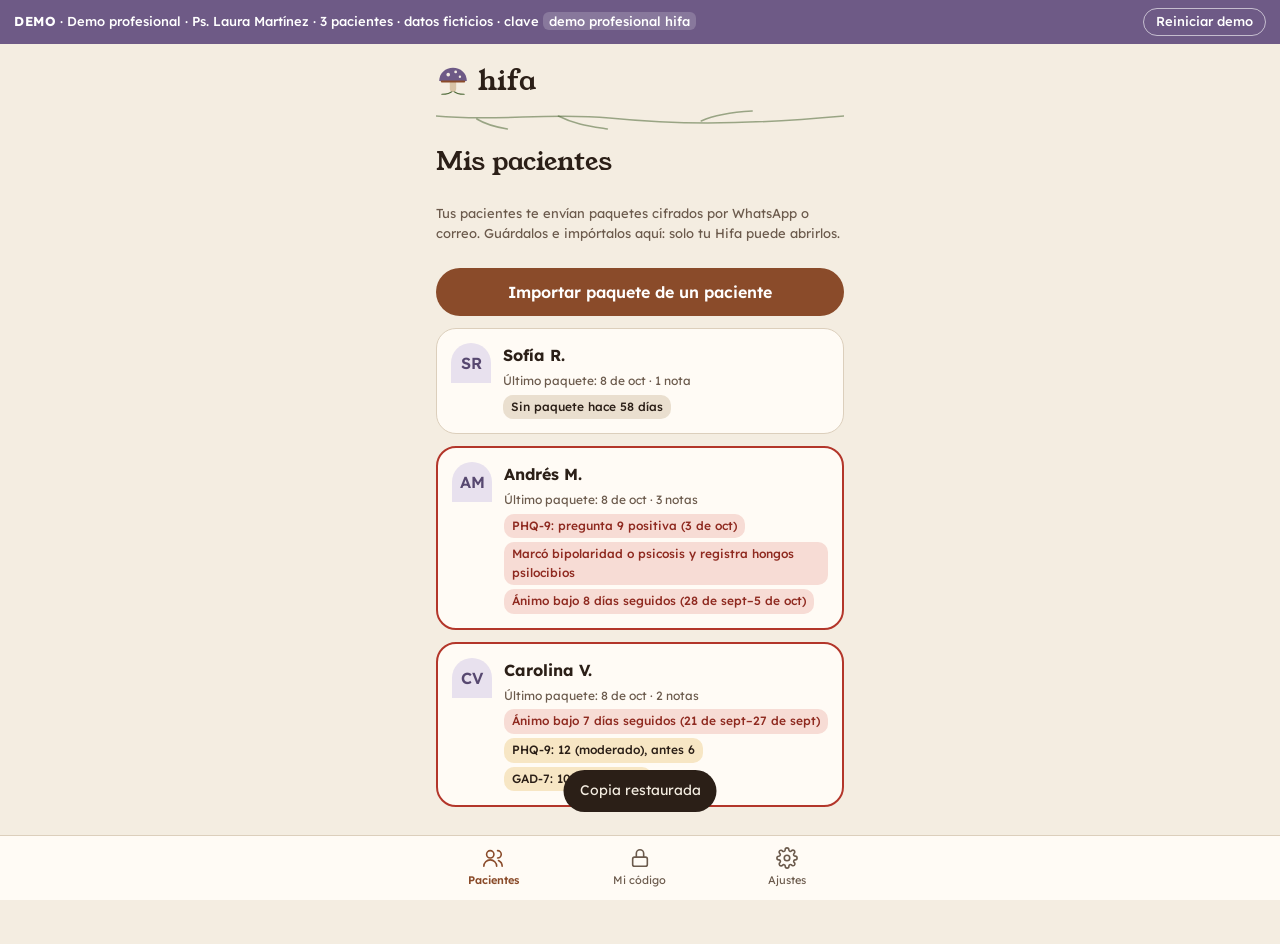
<file: demo-profesional/index.html>
<!doctype html>
<html lang="es">
<head>
<meta charset="utf-8">
<meta name="viewport" content="width=device-width, initial-scale=1, viewport-fit=cover">
<meta http-equiv="Content-Security-Policy" content="default-src 'self'; script-src 'self'; style-src 'self' 'unsafe-inline'; img-src 'self' data: blob:; font-src 'self'; connect-src 'self'; manifest-src 'self'; worker-src 'self'; object-src 'none'; base-uri 'self'; form-action 'none'">
<meta name="referrer" content="no-referrer">
<title>Hifa · Demo profesional</title>
<meta name="description" content="Bitácora personal de bienestar. Tus datos viven cifrados en tu dispositivo.">
<meta name="theme-color" content="#F4EDE1" media="(prefers-color-scheme: light)">
<meta name="theme-color" content="#1A1613" media="(prefers-color-scheme: dark)">
<link rel="manifest" href="manifest.webmanifest">
<link rel="icon" href="icons/icon.svg" type="image/svg+xml">
<link rel="apple-touch-icon" href="icons/apple-touch-icon.png">
<meta name="apple-mobile-web-app-capable" content="yes">
<meta name="mobile-web-app-capable" content="yes">
<meta name="apple-mobile-web-app-title" content="Hifa profesional">
<meta name="apple-mobile-web-app-status-bar-style" content="default">
<link rel="stylesheet" href="styles.css">
</head>
<body>

<!-- ============ PANTALLA DE CLAVE ============ -->
<div id="lock" class="lock">
  <div class="lockin">
    <div class="brand big"><svg viewBox="0 0 64 64" aria-hidden="true"><path class="logo-hilo" d="M32 50 C27 55 20 57 11 57"/><path class="logo-hilo" d="M32 50 C37 55 44 57 53 57"/><rect class="logo-pie" x="26" y="30" width="12" height="22" rx="6"/><path class="logo-cap" d="M6 32 C6 17 18 7 32 7 C46 7 58 17 58 32 Z"/><rect class="logo-gill" x="9" y="31" width="46" height="4" rx="2"/><circle class="logo-spot" cx="23" cy="20" r="3.4"/><circle class="logo-spot" cx="37" cy="15" r="2.6"/><circle class="logo-spot" cx="45" cy="24" r="2.2"/></svg>hifa</div>
    <div class="muted center">Los hilos que te conectan</div>

    <form id="fNew" class="stack" hidden autocomplete="on">
      <h1>Crea tu clave</h1>
      <div class="muted">Uso Hifa</div>
      <div class="seg" id="roleNew"><button type="button" aria-pressed="true" data-r="patient">Para mí</button><button type="button" aria-pressed="false" data-r="pro">Como profesional</button></div>
      <p class="muted">Tu bitácora se guarda <b>solo en este dispositivo</b>, cifrada con esta clave. Nadie más puede abrirla, ni Hifa. <b>Si la olvidas, no hay forma de recuperarla.</b></p>
      <label class="muted" for="np1">Clave (mínimo 8 caracteres)<input id="np1" class="field" type="password" autocomplete="new-password" minlength="8" required></label>
      <label class="muted" for="np2">Repite la clave<input id="np2" class="field" type="password" autocomplete="new-password" minlength="8" required></label>
      <p class="muted small">Idea: una frase de 4 palabras que recuerdes, como «seta lluvia montaña café».</p>
      <label class="check"><input type="checkbox" id="npOk" required> Entiendo que si olvido la clave pierdo mis datos.</label>
      <button class="btn primary block" type="submit">Crear mi bitácora</button>
      <button class="btn block" type="button" id="toRestore">Ya tengo una copia (.json)</button>
    </form>

    <form id="fUnlock" class="stack" hidden autocomplete="on">
      <h1>Hola de nuevo</h1>
      <label class="muted" for="up">Tu clave<input id="up" class="field" type="password" autocomplete="current-password" required></label>
      <button class="btn primary block" type="submit">Abrir</button>
      <details class="muted small"><summary>¿Olvidaste la clave?</summary>
        <p>Sin la clave no se pueden abrir los datos. Si tienes una copia y recuerdas su clave, puedes restaurarla. Si no, solo queda borrar y empezar de nuevo.</p>
        <div class="row"><button class="btn" type="button" id="toRestore2">Restaurar copia</button><button class="btn danger" type="button" id="wipeLocked">Borrar y empezar</button></div>
      </details>
    </form>

    <form id="fRestore" class="stack" hidden>
      <h1>Restaurar copia</h1>
      <p class="muted">Elige tu archivo <b>.json</b> de Hifa y escribe la clave con la que lo creaste.</p>
      <label class="muted" for="rf">Archivo de copia<input id="rf" class="field" type="file" accept=".json,application/json,text/plain" required></label>
      <label class="muted" for="rp">Clave de la copia<input id="rp" class="field" type="password" autocomplete="current-password" required></label>
      <button class="btn primary block" type="submit">Restaurar</button>
      <button class="btn block" type="button" id="backFromRestore">Volver</button>
    </form>

    <div id="lockBusy" class="center" hidden><div class="spinner" aria-hidden="true"></div><p class="muted" id="lockBusyText">Abriendo…</p></div>
    <p id="lockErr" class="err" role="alert" hidden></p>
    <p class="muted small center" id="lockFoot">Sin servidor · sin cuentas · cifrado AES-256</p>
  </div>
</div>

<!-- ============ APP ============ -->
<div class="app" id="app" hidden>
  <header class="top">
    <div class="brand"><svg viewBox="0 0 64 64" aria-hidden="true"><path class="logo-hilo" d="M32 50 C27 55 20 57 11 57"/><path class="logo-hilo" d="M32 50 C37 55 44 57 53 57"/><rect class="logo-pie" x="26" y="30" width="12" height="22" rx="6"/><path class="logo-cap" d="M6 32 C6 17 18 7 32 7 C46 7 58 17 58 32 Z"/><rect class="logo-gill" x="9" y="31" width="46" height="4" rx="2"/><circle class="logo-spot" cx="23" cy="20" r="3.4"/><circle class="logo-spot" cx="37" cy="15" r="2.6"/><circle class="logo-spot" cx="45" cy="24" r="2.2"/></svg>hifa</div>
    <button class="help" id="btnHelp" type="button"><svg class="i" viewBox="0 0 24 24" style="width:16px;height:16px"><path d="M19 14c1.5-1.5 3-3.2 3-5.5A5.5 5.5 0 0 0 16.5 3c-1.8 0-3 .5-4.5 2-1.5-1.5-2.7-2-4.5-2A5.5 5.5 0 0 0 2 8.5c0 2.3 1.5 4 3 5.5l7 7Z"/></svg>Necesito ayuda</button>
  </header>
  <svg class="hilos" viewBox="0 0 400 22" preserveAspectRatio="none" aria-hidden="true"><path d="M0 8 C60 14 110 4 170 10 S290 18 400 8"/><path d="M120 8 C135 16 150 18 168 21"/><path d="M260 13 C275 6 292 4 310 3"/><path d="M40 11 C48 16 58 19 70 21"/></svg>

  <!-- HOY -->
  <section id="v-hoy" class="stack">
    <div id="banners" class="stack"></div>
    <div><div class="muted" id="today"></div><h1 id="greet">Hola, ¿cómo estás hoy?</h1></div>
    <div class="card">
      <div class="row between"><h2>Ánimo ahora</h2><span class="muted small" id="saveState">Se guarda solo</span></div>
      <div class="mood" id="mood"></div>
      <div class="scale"><span>Muy bajo</span><span>Muy bien</span></div>
      <div class="slider" data-k="en"><label for="s_en">Energía <span></span></label><input id="s_en" type="range" min="1" max="5" step="1" value="3"></div>
      <div class="slider" data-k="an"><label for="s_an">Ansiedad <span></span></label><input id="s_an" type="range" min="1" max="5" step="1" value="3"></div>
      <div class="slider" data-k="fo"><label for="s_fo">Foco <span></span></label><input id="s_fo" type="range" min="1" max="5" step="1" value="3"></div>
      <div class="slider" data-k="su"><label for="s_su">Horas de sueño <span></span></label><input id="s_su" type="range" min="3" max="12" step="0.5" value="7"></div>
      <p class="muted small">Las barras grises aún no tienen dato. Tócalas para registrar.</p>
    </div>

    <div class="card" id="sensoryCard" hidden>
      <h2>Energía sensorial y social</h2>
      <div class="slider" data-k="carga" data-s="1"><label for="s_carga">Carga sensorial <span></span></label><input id="s_carga" type="range" min="1" max="5" value="3"></div>
      <div class="scale"><span>Tranquila</span><span>Saturada</span></div>
      <div class="slider" data-k="bat" data-s="1"><label for="s_bat">Batería social <span></span></label><input id="s_bat" type="range" min="1" max="5" value="3"></div>
      <div class="scale"><span>Vacía</span><span>Llena</span></div>
      <div class="muted">¿Hubo saturación hoy?</div>
      <div class="row" id="satChips"></div>
      <div class="stack" id="satBox" hidden style="gap:8px">
        <label class="muted" for="satTrig">¿Qué la detonó?<input id="satTrig" class="field" placeholder="Ruido, luz, gente, cambios de plan…"></label>
        <label class="muted" for="satHelp">¿Qué ayudó?<input id="satHelp" class="field" placeholder="Silencio, audífonos, salir, estar solx…"></label>
      </div>
    </div>

    <div class="card" id="intakeCard">
      <div class="row between"><h2>Lo que tomé hoy</h2><span class="muted" id="intakeCount">Nada registrado</span></div>
      <div class="routine" id="routineBox">
        <div style="min-width:0"><b>Mi rutina</b><div class="muted" id="routineDesc"></div></div>
        <button class="btn primary" id="routineBtn" type="button">Registrar</button>
      </div>
      <div class="stack" id="intakeList" style="gap:8px"></div>
      <div class="row"><button class="btn" id="addItemBtn" type="button" style="flex:1">+ Agregar</button><button class="btn" id="saveRoutineBtn" type="button" hidden>Guardar como mi rutina</button></div>
      <div class="stack itemform" id="itemForm" hidden>
        <div class="muted">Categoría</div>
        <div class="row" id="catChips"></div>
        <div class="muted" id="nameLabel">Nombre</div>
        <div class="row" id="nameChips"></div>
        <label class="muted" for="itemName">O escríbelo<input id="itemName" class="field" placeholder="Nombre" maxlength="60"></label>
        <div id="psiloDose" class="stack" style="gap:8px">
          <div class="muted">Tipo de dosis</div>
          <div class="dose" id="doseSeg"><button type="button" aria-pressed="true" data-d="micro">Microdosis</button><button type="button" aria-pressed="false" data-d="macro">Macrodosis</button></div>
        </div>
        <div class="muted">Forma</div>
        <div class="row" id="formChips"></div>
        <div class="row" id="capRow">
          <label class="muted" for="capN" style="flex:1;min-width:90px">Cápsulas<input id="capN" class="field" type="number" inputmode="numeric" min="1" step="1" value="1"></label>
          <label class="muted" for="capMg" style="flex:1;min-width:110px">mg por cápsula<input id="capMg" class="field" type="number" inputmode="decimal" min="0" step="any" placeholder="mg"></label>
          <div class="captotal" id="capTotal"></div>
        </div>
        <div class="row" id="qtyRow">
          <label class="muted" for="itemQty" style="flex:1;min-width:110px">Cantidad<input id="itemQty" class="field" type="number" inputmode="decimal" min="0" step="any" placeholder="0"></label>
          <label class="muted" for="itemUnit" style="flex:1;min-width:100px">Unidad<select id="itemUnit" class="field"><option>g</option><option>mg</option><option>ml</option><option>gotas</option><option>unidades</option><option>tazas</option></select></label>
        </div>
        <label class="muted" for="itemTime">Hora<input id="itemTime" class="field" type="time"></label>
        <div class="care" id="macroCare" hidden>
          <b>Cuidado para una dosis alta</b>
          <ul>
            <li>Mejor en un lugar seguro y con alguien de confianza que esté sobrio.</li>
            <li>Si tomas medicación (p. ej. litio o algunos antidepresivos), revisa interacciones antes, por ejemplo en <span class="sel">tripsit.me</span>.</li>
            <li>Cuéntaselo a tu psicólogx. Si te sientes en peligro: 123 o Línea 192, opción 4.</li>
          </ul>
        </div>
        <div class="row"><button class="btn primary" id="saveItem" type="button" style="flex:1">Agregar</button><button class="btn" id="cancelItem" type="button">Cancelar</button></div>
      </div>
      <div class="care soft" id="medCare" hidden><b>Revisa interacciones</b> Registraste medicación junto con hongos, adaptógenos o suplementos. Algunas combinaciones interactúan (p. ej. ashwagandha con medicación de tiroides o sedantes). Consúltalo con tu médico o en <span class="sel">tripsit.me</span>.</div>
      <div class="care" id="psyRisk" hidden><b>Cuidado con los psicodélicos</b> Marcaste bipolaridad o historial de psicosis. Los hongos psilocibios pueden desencadenar episodios graves en estos casos. Háblalo con tu psicólogx o psiquiatra. Si notas cambios bruscos de ánimo, dormir muy poco o percepciones inusuales, busca ayuda: 123 o Línea 192, opción 4.</div>
      <div class="muted small">Hifa guarda lo que anotas; no recomienda cantidades ni combinaciones.</div>
      <div class="muted">Efectos que notaste</div>
      <div class="row" id="effects"></div>
    </div>

    <button class="cta" type="button" data-go="bitacora">
      <span class="mic"><svg class="i" viewBox="0 0 24 24"><rect x="9" y="2" width="6" height="12" rx="3"/><path d="M19 10v1a7 7 0 0 1-14 0v-1M12 18v4"/></svg></span>
      <span><b>Contar mi día</b><span>Habla o escribe. Queda en tu bitácora.</span></span>
    </button>

    <div class="quote" id="quoteCard"></div>

    <button class="card cardbtn" type="button" data-go="habitos">
      <div><h2>Hábitos de hoy</h2><div class="muted" id="habSum"></div></div>
      <div class="dots" id="habDots"></div>
    </button>
    <div class="example" id="streak"></div>
  </section>

  <!-- BITÁCORA -->
  <section id="v-bitacora" class="stack" hidden>
    <div class="row between"><h1>Bitácora</h1><input id="jDate" class="field datein" type="date" aria-label="Día de la bitácora"></div>
    <div class="muted">Escribe como salga. Todo queda cifrado en tu dispositivo.</div>
    <div class="chat" id="chat" aria-live="polite"></div>
    <div class="row" id="prompts"></div>
    <div class="composer">
      <label for="msgIn" class="sr">Mensaje</label>
      <textarea id="msgIn" class="field" placeholder="Escribe cómo fue tu día…"></textarea>
      <button class="recbtn" id="rec" type="button" aria-label="Dictar por voz"><svg class="i" viewBox="0 0 24 24" style="width:26px;height:26px"><rect x="9" y="2" width="6" height="12" rx="3"/><path d="M19 10v1a7 7 0 0 1-14 0v-1M12 18v4"/></svg></button>
    </div>
    <button class="btn primary" id="send" type="button">Guardar en la bitácora</button>
    <div class="example">Por ahora Hifa responde con preguntas guía, sin IA. El dictado por voz lo procesa tu navegador o tu teclado (puede usar servicios de Google o Apple).</div>
  </section>

  <!-- PANEL -->
  <section id="v-panel" class="stack" hidden>
    <h1>Tu panel</h1>
    <div class="seg" id="range"><button type="button" aria-pressed="false" data-d="7">Semana</button><button type="button" aria-pressed="true" data-d="30">30 días</button><button type="button" aria-pressed="false" data-d="90">Trimestre</button></div>
    <div id="panelEmpty" class="card" hidden><h2>Aún no hay suficientes días</h2><p class="muted">Registra tu ánimo unos días y aquí verás tus tendencias.</p></div>
    <div id="alertBox"></div>
    <div class="card" id="chartCard">
      <div class="row between"><h2>Ánimo diario</h2><span class="muted" id="avg"></span></div>
      <div class="chartwrap"><svg id="chart" viewBox="0 0 340 150" width="100%" role="img" aria-label="Gráfico de ánimo"></svg></div>
      <div class="legend"><span><i class="lg-line"></i>Ánimo</span><span><i class="lg-dot"></i>Micro</span><span><i class="lg-ring"></i>Macro</span><span><i class="lg-low"></i>Racha baja</span></div>
    </div>
    <div class="kpis">
      <div class="kpi"><div class="muted">Días registrados</div><div class="v" id="kDays">–</div></div>
      <div class="kpi"><div class="muted">Ánimo promedio</div><div class="v" id="kAvg">–</div></div>
      <div class="kpi detail"><div class="muted">Ánimo con hongos</div><div class="v" id="kWith">–</div></div>
      <div class="kpi detail"><div class="muted">Ánimo sin hongos</div><div class="v" id="kWithout">–</div></div>
    </div>
    <div class="card" id="scalesCard"></div>
    <div class="card"><h2>Estresores más frecuentes</h2><div class="bars" id="stress"></div><p class="muted small" id="stressEmpty">Aparecen cuando los mencionas en tu bitácora.</p></div>
    <div class="card" id="sensPanel" hidden><h2>Saturación sensorial</h2><div id="sensSum" class="muted"></div></div>
    <div class="note detail" id="corrNote" hidden></div>
    <div class="muted small">Las diferencias con y sin hongos son observacionales: no prueban causa.</div>
    <button class="btn primary block" type="button" data-go="informe">Preparar informe para sesión</button>
  </section>

  <!-- ESCALA -->
  <section id="v-escala" class="stack" hidden>
    <button class="btn back" type="button" data-go="panel">← Panel</button>
    <h1 id="scTitle"></h1>
    <p class="muted" id="scIntro"></p>
    <div class="stack" id="scQs"></div>
    <div id="scResult"></div>
    <button class="btn primary block" id="scSave" type="button">Ver resultado y guardar</button>
    <p class="muted small">Escala de tamizaje de uso libre. No es un diagnóstico: la interpretación es de tu psicólogx.</p>
  </section>

  <!-- HÁBITOS -->
  <section id="v-habitos" class="stack" hidden>
    <div class="row between"><div><h1>Hábitos</h1><div class="muted">Toca para marcar hoy. Nada se reinicia a cero.</div></div><button class="btn small" id="editHab" type="button">Editar</button></div>
    <div class="stack" id="habits"></div>
    <div class="note" id="habNote" hidden></div>
    <div class="row"><label class="sr" for="newHab">Nuevo hábito</label><input id="newHab" class="field" style="flex:1" placeholder="Nuevo hábito" maxlength="60"><button class="btn" id="addHab" type="button">Agregar</button></div>
  </section>

  <!-- YO -->
  <section id="v-yo" class="stack" hidden>
    <h1>Lo que busco</h1>
    <div class="card">
      <div class="eyebrow muted-eb">Mi brújula</div>
      <label for="compass" class="muted">¿Qué buscas de la vida, en tus palabras?</label>
      <textarea id="compass" class="field" placeholder="Quiero una vida con…"></textarea>
      <div class="muted">Mis valores</div>
      <div class="row" id="values"></div>
      <div class="row"><label class="sr" for="newVal">Nuevo valor</label><input id="newVal" class="field" style="flex:1" placeholder="Otro valor" maxlength="30"><button class="btn" id="addVal" type="button">+</button></div>
    </div>

    <div class="quote" id="frase">
      <div class="eyebrow">Frase del trimestre</div>
      <div class="muted ink">¿Cómo te has sentido últimamente?</div>
      <div class="row" id="feelings"></div>
      <div class="stack" id="phrases"></div>
      <details><summary class="muted">Escribir mi propia frase</summary>
        <div class="stack" style="gap:8px;margin-top:8px">
          <label class="muted" for="ownVerb">Verbo<input id="ownVerb" class="field" placeholder="Soltar" maxlength="20"></label>
          <label class="muted" for="ownText">Frase<input id="ownText" class="field" placeholder="Suelto lo que no depende de mí…" maxlength="120"></label>
        </div>
      </details>
      <button class="btn lav" id="usePhrase" type="button">Usar esta frase</button>
    </div>

    <div class="card" id="personal">
      <h2>Personaliza Hifa</h2>
      <div class="muted">Todo es opcional y autodeclarado. Hifa no diagnostica: solo ajusta preguntas, hábitos y frases.</div>
      <div class="sub">¿Cómo funciona tu mente?</div>
      <div class="row" id="minds"></div>
      <div class="sub">¿Qué te gustaría trabajar?</div>
      <div class="grp">Ánimo y emociones</div><div class="row" id="g1"></div>
      <div class="grp">Experiencias difíciles</div><div class="row" id="g2"></div>
      <div class="grp">Mente y cuerpo</div><div class="row" id="g3"></div>
      <div class="grp">Consumo</div><div class="row" id="g4"></div>
      <div class="grp">Crecimiento</div><div class="row" id="g5"></div>
      <div class="care soft" id="tcaNote" hidden><b>Modo cuidado con la comida activo.</b> Hifa oculta hábitos de comida, peso y ejercicio con números.</div>
      <div class="care" id="riskNote" hidden><b>Un cuidado importante</b> Con bipolaridad o historial de psicosis (propio o familiar), los psicodélicos pueden desencadenar episodios graves. Si registras hongos psilocibios, Hifa te lo recordará. Háblalo con tu psicólogx o psiquiatra.</div>
      <div class="sub">Ajustes sensoriales</div>
      <div>
        <label class="switch"><span>Sin animaciones</span><input type="checkbox" data-pref="noanim"></label>
        <label class="switch"><span>Sin vibración</span><input type="checkbox" data-pref="novib"></label>
        <label class="switch"><span>Contraste suave<small>Colores menos intensos</small></span><input type="checkbox" data-pref="soft"></label>
        <label class="switch"><span>Lenguaje literal<small>Preguntas directas, sin metáforas</small></span><input type="checkbox" data-pref="literal"></label>
        <label class="switch"><span>Registro sensorial y social<small>Carga sensorial, batería social, saturación</small></span><input type="checkbox" data-pref="sensory"></label>
        <label class="switch"><span>Mostrar «Lo que tomé hoy»<small>Hongos, adaptógenos, suplementos y medicación</small></span><input type="checkbox" data-pref="showIntake"></label>
      </div>
      <div class="sub">Tema</div>
      <div class="seg" id="themeSeg"><button type="button" data-t="auto">Automático</button><button type="button" data-t="light">Claro</button><button type="button" data-t="dark">Oscuro</button></div>
      <div class="sub">Vista del panel</div>
      <div class="seg" id="viewSeg"><button type="button" data-v="simple">Simple</button><button type="button" data-v="det">Detallada</button></div>
    </div>

    <div class="card">
      <h2>Mi psicólogx</h2>
      <label class="muted" for="psyName">Nombre<input id="psyName" class="field" maxlength="60"></label>
      <label class="muted" for="psyPhone">Teléfono<input id="psyPhone" class="field" type="tel" inputmode="tel" maxlength="20"></label>
      <label class="muted" for="nextSession">Próxima sesión<input id="nextSession" class="field" type="date"></label>
      <p class="muted small">Un día antes de la sesión, Hifa te recuerda preparar el informe y hacer tu copia.</p>
      <div class="sub">Vínculo con su Hifa</div>
      <div id="linkBox" class="stack" style="gap:8px"></div>
      <button class="btn primary block" type="button" data-go="enviar">Enviar a mi psicólogx</button>
    </div>

    <div class="card" id="dataCard">
      <h2>Mis datos y copias</h2>
      <p class="muted">Tus datos viven <b>solo en este dispositivo</b>, cifrados con tu clave. Hifa no tiene servidor: si pierdes el dispositivo sin copia, se pierde tu bitácora.</p>
      <div id="backupState" class="bstate"></div>
      <button class="btn primary block" id="doBackup" type="button">Hacer copia ahora (.json cifrado)</button>
      <button class="btn block" id="restoreBtn" type="button">Restaurar desde una copia</button>
      <input id="restoreFile" type="file" accept=".json,application/json,text/plain" hidden>
      <div id="fsBox" class="stack" hidden style="gap:8px">
        <div class="sub">Copia automática en un archivo</div>
        <p class="muted small">En este navegador Hifa puede mantener actualizado un archivo cifrado en tu computador.</p>
        <div class="row"><button class="btn" id="fsPick" type="button" style="flex:1">Elegir archivo</button><button class="btn" id="fsOff" type="button" hidden>Desactivar</button></div>
        <div class="muted small" id="fsState"></div>
      </div>
      <div class="sub">Recordarme hacer copia cada</div>
      <div class="seg" id="bkEvery"><button type="button" data-n="7">7 días</button><button type="button" data-n="14">14 días</button></div>
      <div class="sub">Recordatorios en tu calendario</div>
      <p class="muted small">Hifa no envía notificaciones cuando está cerrada. Agrega estos recordatorios a tu calendario:</p>
      <div class="row"><button class="btn" id="icsBackup" type="button" style="flex:1">Copia semanal (domingo)</button></div>
      <div class="row ponly"><label class="muted" for="icsTime" style="flex:1">Registro diario a las<input id="icsTime" class="field" type="time" value="20:00"></label><button class="btn" id="icsDaily" type="button" style="align-self:flex-end">Agregar</button></div>
      <div class="sub">Seguridad</div>
      <div class="muted small" id="persistState"></div>
      <div class="row"><button class="btn" id="lockNow" type="button" style="flex:1">Bloquear ahora</button><button class="btn" id="changePass" type="button" style="flex:1">Cambiar clave</button></div>
      <button class="btn danger block" id="wipeAll" type="button">Borrar todo de este dispositivo</button>
    </div>

    <div class="support" id="support">
      <b>Red de apoyo</b>
      <div id="supportLinks"></div>
    </div>
    <p class="example">Hifa 1.1 · versión local. Hifa no diagnostica ni recomienda dosis.</p>
  </section>

  <!-- INFORME -->
  <section id="v-informe" class="stack report" hidden>
    <button class="btn back noprint" type="button" data-go="panel">← Panel</button>
    <h1>Informe para sesión</h1>
    <div class="row noprint"><label class="muted" for="repFrom" style="flex:1">Desde<input id="repFrom" class="field" type="date"></label><label class="muted" for="repTo" style="flex:1">Hasta<input id="repTo" class="field" type="date"></label></div>
    <div class="card">
      <dl id="repStats"></dl>
      <h2 class="noprint">Temas que quiero llevar</h2>
      <textarea id="repTopics" class="field noprint" placeholder="Uno por línea"></textarea>
      <label class="check noprint"><input type="checkbox" id="repJournal"> Incluir textos de la bitácora</label>
      <h2 class="noprint">Vista previa</h2>
      <pre id="repText"></pre>
      <div class="row noprint"><button class="btn primary" id="copyRep" type="button" style="flex:1">Copiar</button><button class="btn" id="shareRep" type="button" style="flex:1">Compartir</button><button class="btn" id="printRep" type="button" style="flex:1">PDF</button></div>
    </div>
    <button class="btn block noprint" type="button" data-go="enviar">Enviar paquete cifrado a mi psicólogx</button>
    <div class="muted small">Este informe resume tus registros. No es un diagnóstico; la interpretación es de tu psicólogx.</div>
  </section>

  <!-- ENVIAR A MI PSICÓLOGX -->
  <section id="v-enviar" class="stack" hidden>
    <button class="btn back" type="button" data-go="yo">← Yo</button>
    <h1>Enviar a mi psicólogx</h1>
    <div class="card" id="sendNoLink" hidden>
      <h2>Primero vincula su Hifa</h2>
      <p class="muted">Pídele a tu psicólogx su <b>código de Hifa</b> (lo encuentra en «Mi código») y pégalo en Yo › Mi psicólogx › Vínculo.</p>
      <button class="btn" type="button" data-go="yo">Ir a vincular</button>
    </div>
    <div class="stack" id="sendForm">
      <div class="bstate"><b id="sendTo"></b><span id="sendFp"></span></div>
      <label class="muted" for="alias">¿Con qué nombre te verá?<input id="alias" class="field" maxlength="40" placeholder="Ej.: Carolina V."></label>
      <div class="row"><label class="muted" for="sendFrom" style="flex:1">Desde<input id="sendFrom" class="field" type="date"></label><label class="muted" for="sendTo2" style="flex:1">Hasta<input id="sendTo2" class="field" type="date"></label></div>
      <div class="card"><h2>Qué incluir</h2><div id="scopeList"></div></div>
      <label class="muted" for="sendTopics">Temas que quiero llevar a la sesión<textarea id="sendTopics" class="field" placeholder="Uno por línea"></textarea></label>
      <button class="btn primary block" id="sendPkg" type="button">Crear paquete cifrado y enviar</button>
      <p class="muted small">El paquete viaja cifrado: aunque pase por WhatsApp o correo, solo la Hifa de tu psicólogx puede abrirlo. Tú decides qué incluye.</p>
    </div>
  </section>

  <!-- ===== PROFESIONAL ===== -->
  <section id="v-pacientes" class="stack" hidden>
    <h1>Mis pacientes</h1>
    <p class="muted">Tus pacientes te envían paquetes cifrados por WhatsApp o correo. Guárdalos e impórtalos aquí: solo tu Hifa puede abrirlos.</p>
    <button class="btn primary block" id="importPkg" type="button">Importar paquete de un paciente</button>
    <input id="pkgFile" type="file" accept=".json,application/json,text/plain" hidden>
    <div class="stack" id="ptList"></div>
  </section>

  <section id="v-paciente" class="stack" hidden>
    <button class="btn back" type="button" data-go="pacientes">← Pacientes</button>
    <div id="ptHead" class="stack" style="gap:6px"></div>
    <div id="ptAlerts" class="stack" style="gap:8px"></div>
    <div class="seg" id="ptRange"><button type="button" aria-pressed="true" data-d="30">30 días</button><button type="button" aria-pressed="false" data-d="90">90 días</button></div>
    <div class="card" id="ptChartCard">
      <div class="row between"><h2>Ánimo diario</h2><span class="muted" id="ptAvg"></span></div>
      <div class="chartwrap"><svg id="ptChart" viewBox="0 0 340 150" width="100%" role="img" aria-label="Ánimo del paciente"></svg></div>
      <div class="legend"><span><i class="lg-line"></i>Ánimo</span><span><i class="lg-dot"></i>Micro</span><span><i class="lg-ring"></i>Macro</span><span><i class="lg-low"></i>Racha baja</span></div>
    </div>
    <div class="kpis"><div class="kpi"><div class="muted">Días registrados</div><div class="v" id="ptDays">–</div></div><div class="kpi"><div class="muted">Con / sin hongos</div><div class="v" id="ptWith">–</div></div></div>
    <div class="card"><h2>Resumen recibido</h2><pre id="ptReport" class="rep"></pre><button class="btn" id="copyPtRep" type="button">Copiar resumen</button></div>
    <div class="card">
      <h2>Notas privadas de sesión</h2>
      <p class="muted small">Solo quedan en tu dispositivo, cifradas. El paciente no las ve ni se envían a nadie.</p>
      <label class="sr" for="noteIn">Nota</label><textarea id="noteIn" class="field" placeholder="Observaciones para la próxima sesión…"></textarea>
      <button class="btn lav" id="addNote" type="button">Guardar nota</button>
      <div class="stack" id="notes" style="gap:8px"></div>
    </div>
    <button class="btn danger block" id="delPatient" type="button">Eliminar este paciente de mi dispositivo</button>
  </section>

  <section id="v-codigo" class="stack" hidden>
    <h1>Mi código</h1>
    <p class="muted">Compártelo con tus pacientes. Lo pegan una vez en su Hifa y desde ahí sus paquetes solo los puedes abrir tú.</p>
    <label class="muted" for="proName">Tu nombre (como te verán tus pacientes)<input id="proName" class="field" maxlength="60" placeholder="Ej.: Ps. Laura Martínez"></label>
    <div class="card">
      <div class="muted small">Huella para verificar en sesión</div>
      <div class="fp" id="proFp"></div>
      <label class="sr" for="proCode">Código</label><textarea id="proCode" class="field code" readonly></textarea>
      <div class="row"><button class="btn primary" id="shareCode" type="button" style="flex:1">Compartir código</button><button class="btn" id="copyCode" type="button" style="flex:1">Copiar</button></div>
    </div>
    <div class="note">En la primera sesión, pide a tu paciente que te lea la huella que le muestra su Hifa. Si coincide con la tuya, el vínculo es seguro.</div>
  </section>

  <section id="v-ajustes" class="stack" hidden>
    <h1>Ajustes</h1>
    <div class="card"><div class="sub">Tema</div><div class="seg" id="themeSeg2"><button type="button" data-t="auto">Automático</button><button type="button" data-t="light">Claro</button><button type="button" data-t="dark">Oscuro</button></div>
      <label class="switch"><span>Sin animaciones</span><input type="checkbox" id="proNoanim"></label></div>
    <div id="ajustesBox"></div>
    <p class="example">Hifa 1.1 · modo profesional local. Los datos de tus pacientes y tus notas viven cifrados solo en este dispositivo.</p>
  </section>
</div>

<nav class="tabs" id="tabs" aria-label="Secciones" hidden><div>
  <button type="button" data-tab="hoy" aria-current="page"><svg class="i" viewBox="0 0 24 24"><path d="M3 12a9 8 0 0 1 18 0z"/><path d="M10 12v7a2 2 0 0 0 4 0v-7"/></svg>Hoy</button>
  <button type="button" data-tab="bitacora"><svg class="i" viewBox="0 0 24 24"><path d="M21 15a2 2 0 0 1-2 2H7l-4 4V5a2 2 0 0 1 2-2h14a2 2 0 0 1 2 2z"/></svg>Bitácora</button>
  <button type="button" data-tab="panel"><svg class="i" viewBox="0 0 24 24"><path d="M3 3v18h18M7 15l4-4 3 3 5-6"/></svg>Panel</button>
  <button type="button" data-tab="habitos"><svg class="i" viewBox="0 0 24 24"><path d="M20 6 9 17l-5-5"/></svg>Hábitos</button>
  <button type="button" data-tab="yo"><svg class="i" viewBox="0 0 24 24"><circle cx="12" cy="12" r="9"/><path d="m15.5 8.5-2 5-5 2 2-5z"/></svg>Yo</button>
</div></nav>

<nav class="tabs" id="tabsPro" aria-label="Secciones profesional" hidden><div style="grid-template-columns:repeat(3,minmax(0,1fr))">
  <button type="button" data-tab="pacientes"><svg class="i" viewBox="0 0 24 24"><circle cx="9" cy="8" r="4"/><path d="M2 21a7 7 0 0 1 14 0M17 4a4 4 0 0 1 0 8M22 21a7 7 0 0 0-4-6.3"/></svg>Pacientes</button>
  <button type="button" data-tab="codigo"><svg class="i" viewBox="0 0 24 24"><rect x="4" y="11" width="16" height="10" rx="2"/><path d="M8 11V7a4 4 0 0 1 8 0v4"/></svg>Mi código</button>
  <button type="button" data-tab="ajustes"><svg class="i" viewBox="0 0 24 24"><circle cx="12" cy="12" r="3"/><path d="M19.4 15a1.7 1.7 0 0 0 .3 1.8l.1.1a2 2 0 1 1-2.8 2.8l-.1-.1a1.7 1.7 0 0 0-1.8-.3 1.7 1.7 0 0 0-1 1.5V21a2 2 0 1 1-4 0v-.1a1.7 1.7 0 0 0-1.1-1.5 1.7 1.7 0 0 0-1.8.3l-.1.1a2 2 0 1 1-2.8-2.8l.1-.1a1.7 1.7 0 0 0 .3-1.8 1.7 1.7 0 0 0-1.5-1H3a2 2 0 1 1 0-4h.1a1.7 1.7 0 0 0 1.5-1.1 1.7 1.7 0 0 0-.3-1.8l-.1-.1a2 2 0 1 1 2.8-2.8l.1.1a1.7 1.7 0 0 0 1.8.3H9a1.7 1.7 0 0 0 1-1.5V3a2 2 0 1 1 4 0v.1a1.7 1.7 0 0 0 1 1.5 1.7 1.7 0 0 0 1.8-.3l.1-.1a2 2 0 1 1 2.8 2.8l-.1.1a1.7 1.7 0 0 0-.3 1.8V9a1.7 1.7 0 0 0 1.5 1H21a2 2 0 1 1 0 4h-.1a1.7 1.7 0 0 0-1.5 1Z"/></svg>Ajustes</button>
</div></nav>

<dialog id="helpDlg" aria-labelledby="helpT">
  <h2 id="helpT">Si estás en peligro, pide ayuda ya</h2>
  <p class="muted">Lo que sientes importa y no tienes que pasarlo solx.</p>
  <div id="helpLinks" class="stack" style="gap:8px"></div>
  <button class="btn block" type="button" id="helpClose">Cerrar</button>
</dialog>

<dialog id="passDlg" aria-labelledby="passT">
  <form method="dialog" class="stack" id="passForm">
    <h2 id="passT">Escribe la clave</h2>
    <p class="muted" id="passMsg"></p>
    <label class="muted" for="passIn">Clave<input id="passIn" class="field" type="password" autocomplete="current-password"></label>
    <label class="muted" for="passIn2" id="passIn2L" hidden>Repite la clave<input id="passIn2" class="field" type="password" autocomplete="new-password"></label>
    <div class="row"><button class="btn primary" value="ok" style="flex:1">Continuar</button><button class="btn" value="cancel" formnovalidate>Cancelar</button></div>
  </form>
</dialog>

<div class="toast" id="toast" role="status" hidden></div>
<script src="demo.js"></script>
<script src="app.js"></script>
</body>
</html>
</file>
<file: styles.css>
/* Hifa · estilos. Fuentes incluidas (sin Google Fonts): funciona sin internet. */
@font-face{font-family:"Lexend";src:url("fonts/Lexend.woff2") format("woff2");font-weight:100 900;font-display:swap}
@font-face{font-family:"Young Serif";src:url("fonts/YoungSerif.woff2") format("woff2");font-weight:400;font-display:swap}
:root{
  --bg:#F4EDE1; --card:#FFFBF5; --field:#EADFCF; --line:#DCCFBC;
  --ink:#2B1F17; --muted:#6B5A4C;
  --canela:#8A4B2A; --canela-soft:#F1DFD0;
  --musgo:#4F6B3A; --musgo-soft:#E1E8D3;
  --espora:#6E5A86; --espora-ink:#574870; --espora-soft:#E8E1EE;
  --miel:#E0A33A; --miel-soft:#F7E6C4;
  --amanita:#B3362A; --amanita-ink:#8F2A20; --amanita-soft:#F7DCD5;
  --pie:#D9C3A5;
  --on-accent:#FFFFFF;
  --f-display:"Young Serif", Georgia, serif;
  --f-sans:"Lexend", system-ui, sans-serif;
  --r-sm:10px; --r-md:20px; --r-full:999px; --r-cap:999px 999px 14px 14px;
}
@media (prefers-color-scheme: dark){:root:not([data-theme="light"]){
  --bg:#1A1613; --card:#241E1A; --field:#2F2722; --line:#3D332C;
  --ink:#F2E9DD; --muted:#BBA997;
  --canela:#E0A57E; --canela-soft:#3A261B;
  --musgo:#A3C287; --musgo-soft:#26301D;
  --espora:#C3B2DA; --espora-ink:#D8CBEA; --espora-soft:#2C2536;
  --miel:#D19A3C; --miel-soft:#3B2E18;
  --amanita:#F08A78; --amanita-ink:#F6B3A6; --amanita-soft:#3F201B;
  --pie:#5A4A3C;
  --on-accent:#1A1613; color-scheme:dark}}
:root[data-theme="dark"]{
  --bg:#1A1613; --card:#241E1A; --field:#2F2722; --line:#3D332C;
  --ink:#F2E9DD; --muted:#BBA997;
  --canela:#E0A57E; --canela-soft:#3A261B;
  --musgo:#A3C287; --musgo-soft:#26301D;
  --espora:#C3B2DA; --espora-ink:#D8CBEA; --espora-soft:#2C2536;
  --miel:#D19A3C; --miel-soft:#3B2E18;
  --amanita:#F08A78; --amanita-ink:#F6B3A6; --amanita-soft:#3F201B;
  --pie:#5A4A3C;
  --on-accent:#1A1613; color-scheme:dark}
*{box-sizing:border-box}
[hidden]{display:none!important}
html,body{height:100%}
body{background:var(--bg);color:var(--ink);font-family:var(--f-sans);font-size:16px;line-height:1.55}
.app{max-width:440px;margin:0 auto;min-height:100%;padding-inline:16px;padding-block:20px 104px;display:flex;flex-direction:column;gap:16px}
header.top{display:flex;align-items:center;justify-content:space-between;gap:8px}
.brand{font-family:var(--f-display);font-weight:400;font-size:28px;display:flex;align-items:center;gap:8px;line-height:1}
.brand svg{width:34px;height:34px;flex-shrink:0}
.hilos{display:block;width:100%;height:22px;margin-top:-6px}
.hilos path{fill:none;stroke:var(--musgo);stroke-width:1.5;stroke-linecap:round;opacity:.55}
.logo-cap{fill:var(--canela)}.logo-gill{fill:var(--espora)}.logo-pie{fill:var(--pie)}.logo-spot{fill:var(--bg)}.logo-hilo{fill:none;stroke:var(--musgo);stroke-width:2.2;stroke-linecap:round}
h1{font-family:var(--f-display);font-weight:400}
h1{margin:0;font-size:26px;line-height:1.25;font-weight:400;text-wrap:balance}
h2{margin:0;font-size:15px;font-weight:500}
.muted{color:var(--muted);font-size:13px}
.card{background:var(--card);border:1px solid var(--line);border-radius:var(--r-md);padding:16px;display:flex;flex-direction:column;gap:12px}
.stack{display:flex;flex-direction:column;gap:12px}
.row{display:flex;gap:8px;flex-wrap:wrap;align-items:center}
button,input,textarea,select{font:inherit;color:inherit}
button{cursor:pointer}
:focus-visible{outline:3px solid var(--espora);outline-offset:2px}
.btn{min-height:48px;border-radius:var(--r-full);border:1px solid var(--line);background:var(--card);padding:0 18px;font-weight:500}
.btn.primary{background:var(--canela);color:var(--on-accent);border-color:transparent;font-weight:600}
.btn.lav{background:var(--espora);color:var(--on-accent);border-color:transparent;font-weight:600}
.btn.block{width:100%}
.chip{border:1px solid transparent;background:var(--field);border-radius:var(--r-sm);padding:6px 12px;font-size:13px}
.chip[aria-pressed="true"]{background:var(--canela-soft);border-color:var(--canela);font-weight:500}
.chip.lav[aria-pressed="true"]{background:var(--espora-soft);border-color:var(--espora);color:var(--espora-ink)}
.help{display:flex;align-items:center;gap:6px;border:none;background:var(--amanita-soft);color:var(--amanita-ink);border-radius:var(--r-full);padding:8px 12px;font-size:13px;font-weight:500}
.mood{display:grid;grid-template-columns:repeat(5,minmax(0,1fr));gap:8px}
.mood button{height:52px;border-radius:var(--r-cap);border:1px solid var(--line);background:var(--field);font-weight:600;font-size:17px}
.mood button[aria-pressed="true"]{border:2px solid var(--canela);background:var(--canela-soft);color:var(--canela)}
.scale{display:flex;justify-content:space-between;font-size:12px;color:var(--muted)}
.cta{display:flex;align-items:center;gap:14px;padding:16px;border-radius:var(--r-md);background:var(--canela);color:var(--on-accent);border:none;text-align:left;width:100%}
.cta .mic{width:56px;height:56px;border-radius:var(--r-cap);background:var(--card);color:var(--canela);display:grid;place-items:center;flex-shrink:0}
.cta b{display:block;font-size:18px}
.cta span span{font-size:13px;opacity:.92}
.quote{background:var(--espora-soft);border-radius:var(--r-md);padding:16px;display:flex;flex-direction:column;gap:6px}
.eyebrow{font-size:12px;font-weight:600;letter-spacing:.04em;color:var(--espora-ink);text-transform:uppercase}
.quote q{font-family:var(--f-display);font-size:21px;line-height:1.4;font-weight:400;quotes:"“" "”"}
.dots{display:flex;gap:4px}.dots span{width:12px;height:12px;border-radius:var(--r-full);border:1.5px solid var(--muted)}
.dots span.on{background:var(--musgo);border-color:var(--musgo)}
.slider{display:flex;flex-direction:column;gap:4px}
.slider label{display:flex;justify-content:space-between;font-size:14px}
input[type=range]{width:100%;accent-color:var(--canela);height:28px}
.field{width:100%;min-height:44px;border-radius:var(--r-sm);border:1px solid var(--line);background:var(--field);padding:10px 12px}
textarea.field{min-height:72px;resize:vertical}
.seg{display:flex;background:var(--field);border-radius:var(--r-full);padding:3px}
.seg button{flex:1;min-height:38px;border:none;background:transparent;border-radius:var(--r-full);font-size:14px;font-weight:500}
.seg button[aria-pressed="true"]{background:var(--card);font-weight:600}
.seg.lav button[aria-pressed="true"]{background:var(--espora);color:var(--on-accent)}
/* chat */
.chat{display:flex;flex-direction:column;gap:10px;min-height:280px}
.msg{max-width:84%;padding:12px 14px;font-size:15px;line-height:1.45;border-radius:var(--r-md)}
.msg.ai{align-self:flex-start;background:var(--canela-soft);border-bottom-left-radius:6px}
.msg.me{align-self:flex-end;background:var(--card);border:1px solid var(--line);border-bottom-right-radius:6px}
.msg.sum{align-self:stretch;max-width:100%;background:var(--card);border:1px dashed var(--canela)}
.tag{display:inline-block;padding:3px 10px;border-radius:var(--r-sm);font-size:12px;margin:2px 4px 2px 0;background:var(--field)}
.tag.ok{background:var(--musgo-soft)}.tag.st{background:var(--miel-soft)}
.composer{display:flex;gap:8px;align-items:flex-end}
.composer textarea{flex:1;min-height:52px}
.recbtn{width:60px;height:60px;border-radius:var(--r-cap);border:none;background:var(--canela);color:var(--on-accent);display:grid;place-items:center;flex-shrink:0}
.recbtn.on{background:var(--amanita)}
/* panel */
.alert{background:var(--amanita-soft);border-radius:var(--r-md);padding:14px;display:flex;gap:10px}
.alert b{color:var(--amanita-ink);font-size:14px}
.alert p{margin:4px 0 0;font-size:13px;line-height:1.45}
.chartwrap{overflow-x:auto}
.kpis{display:grid;grid-template-columns:repeat(2,minmax(0,1fr));gap:10px}
.kpi{background:var(--card);border:1px solid var(--line);border-radius:var(--r-md);padding:12px}
.kpi .v{font-size:26px;font-weight:600;font-variant-numeric:tabular-nums}
.kpi .v small{font-size:13px;font-weight:400;color:var(--muted)}
.bars{display:grid;grid-template-columns:auto 1fr auto;gap:8px 10px;align-items:center;font-size:13px}
.bars i{display:block;height:10px;border-radius:var(--r-full);background:var(--miel)}
.legend{display:flex;gap:14px;font-size:12px;color:var(--muted)}
.legend span{display:flex;align-items:center;gap:5px}
/* hábitos */
.habit{display:flex;align-items:center;gap:12px;padding:14px;border-radius:var(--r-md);border:1px solid var(--line);background:var(--card);text-align:left;width:100%}
.habit[aria-pressed="true"]{background:var(--musgo-soft)}
.habit .ck{width:32px;height:32px;border-radius:var(--r-full);border:2px solid var(--muted);display:grid;place-items:center;flex-shrink:0}
.habit[aria-pressed="true"] .ck{background:var(--musgo);border-color:var(--musgo);color:var(--on-accent)}
.habit b{display:block;font-weight:500}
.note{background:var(--miel-soft);border-radius:var(--r-md);padding:14px;font-size:13px}
.phrase{text-align:left;padding:12px;border-radius:var(--r-md);border:1px solid var(--line);background:var(--card);width:100%}
.phrase[aria-pressed="true"]{border:2px solid var(--espora)}
.phrase em{display:block;font-style:normal;font-size:11px;font-weight:600;letter-spacing:.04em;color:var(--espora-ink)}
.phrase span{font-family:var(--f-display);font-size:17px;line-height:1.35}
.support{background:var(--amanita-soft);border-radius:var(--r-md);padding:14px;font-size:14px;display:flex;flex-direction:column;gap:4px}
.support b{color:var(--amanita-ink)}
.report dl{display:grid;grid-template-columns:repeat(2,minmax(0,1fr));gap:10px;margin:0}
.report dt{font-size:12px;color:var(--muted)}.report dd{margin:0;font-size:18px;font-weight:600;font-variant-numeric:tabular-nums}
.report pre{white-space:pre-wrap;font:13px/1.5 var(--f-sans);background:var(--field);padding:12px;border-radius:var(--r-sm);margin:0;max-height:260px;overflow:auto}
.dose{display:grid;grid-template-columns:repeat(2,minmax(0,1fr));gap:8px}
.dose button{min-height:46px;border-radius:24px 24px 10px 10px;border:1px solid var(--line);background:var(--field);font-weight:500}
.dose button[aria-pressed="true"]{border:2px solid var(--espora);background:var(--espora-soft);color:var(--espora-ink);font-weight:600}
.unit{display:flex;align-items:center;gap:6px}.unit input{flex:1;min-width:0}.unit b{font-weight:500;color:var(--muted)}
.care{background:var(--amanita-soft);border-radius:var(--r-md);padding:12px 14px;font-size:13px;line-height:1.45}
.care b{color:var(--amanita-ink)}.care ul{margin:6px 0 0;padding-left:18px;display:flex;flex-direction:column;gap:4px}
.sel{user-select:all;font-weight:600}
.routine{display:flex;align-items:center;justify-content:space-between;gap:10px;background:var(--canela-soft);border-radius:var(--r-md);padding:12px 14px}
.routine b{font-size:14px;font-weight:600}
.routine .btn{min-height:40px;padding:0 14px;font-size:13px;white-space:nowrap;flex-shrink:0}
.item{display:flex;align-items:center;gap:10px;padding:10px 12px;border:1px solid var(--line);border-radius:14px;background:var(--card)}
.item .dot{width:28px;height:28px;border-radius:999px 999px 8px 8px;flex-shrink:0}
.item .t{flex:1;min-width:0;font-size:14px}.item .t small{display:block;color:var(--muted);font-size:12px}
.item button{border:none;background:none;color:var(--muted);font-size:20px;min-width:36px;min-height:36px}
.itemform{border:1px dashed var(--line);border-radius:var(--r-md);padding:12px}
.captotal{flex-basis:100%;font-size:14px;font-weight:600;color:var(--espora-ink)}
.care.soft{background:var(--miel-soft)}.care.soft b{color:var(--ink)}
.care > b:first-child{display:block;margin-bottom:3px}
.sub{font-size:15px;font-weight:600;margin-top:6px}
.grp{font-size:12px;color:var(--muted);font-weight:500;letter-spacing:.02em;text-transform:uppercase;margin-top:2px}
body.noanim *,body.noanim *::before,body.noanim *::after{animation:none!important;transition:none!important}
body.soft .app,body.soft nav.tabs{filter:saturate(.75) contrast(.94)}
.example{font-size:12px;color:var(--muted);text-align:center}
nav.tabs{position:fixed;left:0;right:0;bottom:0;background:var(--card);border-top:1px solid var(--line);padding-bottom:env(safe-area-inset-bottom,0px)}
nav.tabs div{max-width:440px;margin:0 auto;display:grid;grid-template-columns:repeat(5,minmax(0,1fr))}
nav.tabs button{min-height:64px;border:none;background:none;color:var(--muted);font-size:11px;display:flex;flex-direction:column;align-items:center;justify-content:center;gap:3px}
nav.tabs button[aria-current="page"]{color:var(--canela);font-weight:600}
svg.i{width:22px;height:22px;fill:none;stroke:currentColor;stroke-width:1.75;stroke-linecap:round;stroke-linejoin:round}
.toast{position:fixed;left:50%;bottom:88px;transform:translateX(-50%);background:var(--ink);color:var(--bg);padding:10px 16px;border-radius:var(--r-full);font-size:14px}
@media (prefers-reduced-motion:no-preference){.msg{animation:in .2s ease-out}@keyframes in{from{transform:translateY(4px);opacity:.6}}}
/* --- versión local --- */
body{margin:0;-webkit-tap-highlight-color:transparent}
.app{padding-top:max(20px,env(safe-area-inset-top))}
.between{justify-content:space-between}
.small{font-size:12px}
.center{text-align:center}
.ink{color:var(--ink)}
.sr{position:absolute;width:1px;height:1px;overflow:hidden;clip:rect(0 0 0 0);white-space:nowrap}
.btn.small{min-height:40px;font-size:14px;padding:0 14px}
.btn.danger{color:var(--amanita-ink);border-color:var(--amanita)}
.btn.back{align-self:flex-start;min-height:40px}
.btn:disabled{opacity:.6}
.check{display:flex;gap:10px;align-items:flex-start;font-size:14px}
.check input{width:22px;height:22px;accent-color:var(--canela);flex-shrink:0;margin:0}
.err{color:var(--amanita-ink);background:var(--amanita-soft);padding:10px 12px;border-radius:var(--r-sm);font-size:14px;margin:0}
.datein{width:auto;min-height:40px;padding:6px 10px}
.cardbtn{flex-direction:row;align-items:center;justify-content:space-between;text-align:left;width:100%;color:inherit;font:inherit}
.muted-eb{color:var(--muted)}
.slider.unset input{opacity:.35;filter:grayscale(1)}
.slider.unset label span{color:var(--muted)}
.slider label span{font-variant-numeric:tabular-nums}
.bstate{border-radius:var(--r-md);padding:12px 14px;font-size:14px;background:var(--musgo-soft)}
.bstate.late{background:var(--amanita-soft)}
.bstate b{display:block}
.banner{display:flex;gap:10px;align-items:center;justify-content:space-between;border-radius:var(--r-md);padding:12px 14px;font-size:14px;background:var(--miel-soft)}
.banner.red{background:var(--amanita-soft)}
.banner .btn{min-height:40px;font-size:13px;padding:0 14px;white-space:nowrap}
.lg-line{display:inline-block;width:14px;height:3px;background:var(--musgo)}
.lg-dot{display:inline-block;width:8px;height:8px;border-radius:9px;background:var(--espora)}
.lg-ring{display:inline-block;width:9px;height:9px;border-radius:9px;border:2px solid var(--espora);box-sizing:border-box}
.lg-low{display:inline-block;width:10px;height:10px;background:var(--amanita-soft)}
.legend{flex-wrap:wrap}
.scq{background:var(--card);border:1px solid var(--line);border-radius:var(--r-md);padding:12px 14px;display:flex;flex-direction:column;gap:8px}
.scq p{margin:0;font-size:15px}
.scopts{display:grid;grid-template-columns:repeat(2,minmax(0,1fr));gap:6px}
.scopts button{min-height:44px;border-radius:12px;border:1px solid var(--line);background:var(--field);font-size:13px;padding:4px 8px}
.scopts button[aria-pressed="true"]{border:2px solid var(--canela);background:var(--canela-soft);font-weight:600}
.scrow{display:flex;justify-content:space-between;align-items:center;gap:10px;padding:8px 0;border-bottom:1px solid var(--field)}
.scrow:last-of-type{border-bottom:none}
.scrow b{font-size:20px;font-variant-numeric:tabular-nums}
.habit .x{margin-left:auto;border:none;background:var(--amanita-soft);color:var(--amanita-ink);border-radius:999px;min-width:36px;min-height:36px;font-size:18px}
.support a,#helpLinks a{display:flex;justify-content:space-between;align-items:center;gap:10px;color:inherit;text-decoration:none;padding:10px 12px;border-radius:12px;background:var(--card);border:1px solid var(--line);margin-top:6px}
.support a span,#helpLinks a span{font-size:13px;color:var(--muted)}
.support a b,#helpLinks a b{color:var(--ink)}
dialog{border:none;border-radius:var(--r-md);background:var(--bg);color:var(--ink);padding:20px;max-width:400px;width:calc(100% - 32px)}
dialog::backdrop{background:rgba(26,22,19,.55)}
dialog h2{font-family:var(--f-display);font-weight:400;font-size:21px;margin:0 0 6px}
/* pantalla de clave */
.lock{min-height:100vh;display:flex;align-items:center;justify-content:center;padding:24px 16px calc(24px + env(safe-area-inset-bottom))}
.lockin{width:100%;max-width:400px;display:flex;flex-direction:column;gap:14px}
.brand.big{font-size:44px;justify-content:center}
.brand.big svg{width:56px;height:56px}
.lock p{margin:0}
.spinner{width:36px;height:36px;margin:12px auto;border-radius:50%;border:4px solid var(--field);border-top-color:var(--canela);animation:spin 1s linear infinite}
@keyframes spin{to{transform:rotate(360deg)}}
@media print{
  body{background:#fff;color:#000}
  .app{padding:0;max-width:none}
  header.top,.hilos,nav.tabs,.noprint,.toast{display:none!important}
  section:not(#v-informe){display:none!important}
  #v-informe{display:flex!important}
  .card{border:none;padding:0}
  .report pre{max-height:none;overflow:visible;background:none;padding:0;font-size:12px}
}
.switch{display:flex;align-items:center;justify-content:space-between;gap:12px;padding:10px 0;border-bottom:1px solid var(--field)}
.switch:last-child{border-bottom:none}
.switch small{display:block;font-size:12px;color:var(--muted)}
.switch input{appearance:none;width:48px;height:28px;border-radius:var(--r-full);background:var(--field);border:1px solid var(--line);position:relative;flex-shrink:0;cursor:pointer;transition:background .2s}
.switch input::after{content:"";position:absolute;top:3px;left:3px;width:20px;height:20px;border-radius:50%;background:var(--muted);transition:transform .2s}
.switch input:checked{background:var(--canela);border-color:var(--canela)}
.switch input:checked::after{transform:translateX(20px);background:var(--on-accent)}
.switch.danger input:checked{background:var(--amanita);border-color:var(--amanita)}

/* --- modo profesional y paquetes --- */
.pt{display:flex;gap:12px;padding:14px;border-radius:var(--r-md);background:var(--card);border:1px solid var(--line);text-align:left;width:100%;color:inherit;font:inherit}
.pt.hi{border:2px solid var(--amanita)}
.av{width:40px;height:40px;border-radius:var(--r-cap);display:grid;place-items:center;font-weight:600;flex-shrink:0;background:var(--espora-soft);color:var(--espora-ink)}
.pill{display:inline-block;padding:3px 8px;border-radius:var(--r-sm);font-size:12px;font-weight:500;background:var(--field)}
.pill.c{background:var(--amanita-soft);color:var(--amanita-ink)}.pill.a{background:var(--miel-soft)}.pill.g{background:var(--musgo-soft)}
.fp{font-family:var(--f-sans);font-weight:600;font-size:24px;letter-spacing:.08em;font-variant-numeric:lining-nums tabular-nums;color:var(--espora-ink)}
textarea.code{font:12px/1.4 ui-monospace,Menlo,monospace;min-height:84px;word-break:break-all}
.rep{white-space:pre-wrap;font:13px/1.5 var(--f-sans);background:var(--field);padding:12px;border-radius:var(--r-sm);margin:0;max-height:420px;overflow:auto}
.notei{background:var(--card);border:1px solid var(--line);border-radius:14px;padding:10px 12px;font-size:14px;display:flex;gap:8px;align-items:flex-start}
.notei div{flex:1;white-space:pre-wrap}
.notei small{display:block;color:var(--muted);font-size:12px}
.notei button{border:none;background:none;color:var(--muted);font-size:18px;min-width:32px;min-height:32px}
body.pro .ponly{display:none!important}
body.pro .logo-cap{fill:var(--espora)}body.pro .logo-gill{fill:var(--canela)}
</file>
<file: demo-paciente/styles.css>
/* Hifa · estilos. Fuentes incluidas (sin Google Fonts): funciona sin internet. */
@font-face{font-family:"Lexend";src:url("fonts/Lexend.woff2") format("woff2");font-weight:100 900;font-display:swap}
@font-face{font-family:"Young Serif";src:url("fonts/YoungSerif.woff2") format("woff2");font-weight:400;font-display:swap}
:root{
  --bg:#F4EDE1; --card:#FFFBF5; --field:#EADFCF; --line:#DCCFBC;
  --ink:#2B1F17; --muted:#6B5A4C;
  --canela:#8A4B2A; --canela-soft:#F1DFD0;
  --musgo:#4F6B3A; --musgo-soft:#E1E8D3;
  --espora:#6E5A86; --espora-ink:#574870; --espora-soft:#E8E1EE;
  --miel:#E0A33A; --miel-soft:#F7E6C4;
  --amanita:#B3362A; --amanita-ink:#8F2A20; --amanita-soft:#F7DCD5;
  --pie:#D9C3A5;
  --on-accent:#FFFFFF;
  --f-display:"Young Serif", Georgia, serif;
  --f-sans:"Lexend", system-ui, sans-serif;
  --r-sm:10px; --r-md:20px; --r-full:999px; --r-cap:999px 999px 14px 14px;
}
@media (prefers-color-scheme: dark){:root:not([data-theme="light"]){
  --bg:#1A1613; --card:#241E1A; --field:#2F2722; --line:#3D332C;
  --ink:#F2E9DD; --muted:#BBA997;
  --canela:#E0A57E; --canela-soft:#3A261B;
  --musgo:#A3C287; --musgo-soft:#26301D;
  --espora:#C3B2DA; --espora-ink:#D8CBEA; --espora-soft:#2C2536;
  --miel:#D19A3C; --miel-soft:#3B2E18;
  --amanita:#F08A78; --amanita-ink:#F6B3A6; --amanita-soft:#3F201B;
  --pie:#5A4A3C;
  --on-accent:#1A1613; color-scheme:dark}}
:root[data-theme="dark"]{
  --bg:#1A1613; --card:#241E1A; --field:#2F2722; --line:#3D332C;
  --ink:#F2E9DD; --muted:#BBA997;
  --canela:#E0A57E; --canela-soft:#3A261B;
  --musgo:#A3C287; --musgo-soft:#26301D;
  --espora:#C3B2DA; --espora-ink:#D8CBEA; --espora-soft:#2C2536;
  --miel:#D19A3C; --miel-soft:#3B2E18;
  --amanita:#F08A78; --amanita-ink:#F6B3A6; --amanita-soft:#3F201B;
  --pie:#5A4A3C;
  --on-accent:#1A1613; color-scheme:dark}
*{box-sizing:border-box}
[hidden]{display:none!important}
html,body{height:100%}
body{background:var(--bg);color:var(--ink);font-family:var(--f-sans);font-size:16px;line-height:1.55}
.app{max-width:440px;margin:0 auto;min-height:100%;padding-inline:16px;padding-block:20px 104px;display:flex;flex-direction:column;gap:16px}
header.top{display:flex;align-items:center;justify-content:space-between;gap:8px}
.brand{font-family:var(--f-display);font-weight:400;font-size:28px;display:flex;align-items:center;gap:8px;line-height:1}
.brand svg{width:34px;height:34px;flex-shrink:0}
.hilos{display:block;width:100%;height:22px;margin-top:-6px}
.hilos path{fill:none;stroke:var(--musgo);stroke-width:1.5;stroke-linecap:round;opacity:.55}
.logo-cap{fill:var(--canela)}.logo-gill{fill:var(--espora)}.logo-pie{fill:var(--pie)}.logo-spot{fill:var(--bg)}.logo-hilo{fill:none;stroke:var(--musgo);stroke-width:2.2;stroke-linecap:round}
h1{font-family:var(--f-display);font-weight:400}
h1{margin:0;font-size:26px;line-height:1.25;font-weight:400;text-wrap:balance}
h2{margin:0;font-size:15px;font-weight:500}
.muted{color:var(--muted);font-size:13px}
.card{background:var(--card);border:1px solid var(--line);border-radius:var(--r-md);padding:16px;display:flex;flex-direction:column;gap:12px}
.stack{display:flex;flex-direction:column;gap:12px}
.row{display:flex;gap:8px;flex-wrap:wrap;align-items:center}
button,input,textarea,select{font:inherit;color:inherit}
button{cursor:pointer}
:focus-visible{outline:3px solid var(--espora);outline-offset:2px}
.btn{min-height:48px;border-radius:var(--r-full);border:1px solid var(--line);background:var(--card);padding:0 18px;font-weight:500}
.btn.primary{background:var(--canela);color:var(--on-accent);border-color:transparent;font-weight:600}
.btn.lav{background:var(--espora);color:var(--on-accent);border-color:transparent;font-weight:600}
.btn.block{width:100%}
.chip{border:1px solid transparent;background:var(--field);border-radius:var(--r-sm);padding:6px 12px;font-size:13px}
.chip[aria-pressed="true"]{background:var(--canela-soft);border-color:var(--canela);font-weight:500}
.chip.lav[aria-pressed="true"]{background:var(--espora-soft);border-color:var(--espora);color:var(--espora-ink)}
.help{display:flex;align-items:center;gap:6px;border:none;background:var(--amanita-soft);color:var(--amanita-ink);border-radius:var(--r-full);padding:8px 12px;font-size:13px;font-weight:500}
.mood{display:grid;grid-template-columns:repeat(5,minmax(0,1fr));gap:8px}
.mood button{height:52px;border-radius:var(--r-cap);border:1px solid var(--line);background:var(--field);font-weight:600;font-size:17px}
.mood button[aria-pressed="true"]{border:2px solid var(--canela);background:var(--canela-soft);color:var(--canela)}
.scale{display:flex;justify-content:space-between;font-size:12px;color:var(--muted)}
.cta{display:flex;align-items:center;gap:14px;padding:16px;border-radius:var(--r-md);background:var(--canela);color:var(--on-accent);border:none;text-align:left;width:100%}
.cta .mic{width:56px;height:56px;border-radius:var(--r-cap);background:var(--card);color:var(--canela);display:grid;place-items:center;flex-shrink:0}
.cta b{display:block;font-size:18px}
.cta span span{font-size:13px;opacity:.92}
.quote{background:var(--espora-soft);border-radius:var(--r-md);padding:16px;display:flex;flex-direction:column;gap:6px}
.eyebrow{font-size:12px;font-weight:600;letter-spacing:.04em;color:var(--espora-ink);text-transform:uppercase}
.quote q{font-family:var(--f-display);font-size:21px;line-height:1.4;font-weight:400;quotes:"“" "”"}
.dots{display:flex;gap:4px}.dots span{width:12px;height:12px;border-radius:var(--r-full);border:1.5px solid var(--muted)}
.dots span.on{background:var(--musgo);border-color:var(--musgo)}
.slider{display:flex;flex-direction:column;gap:4px}
.slider label{display:flex;justify-content:space-between;font-size:14px}
input[type=range]{width:100%;accent-color:var(--canela);height:28px}
.field{width:100%;min-height:44px;border-radius:var(--r-sm);border:1px solid var(--line);background:var(--field);padding:10px 12px}
textarea.field{min-height:72px;resize:vertical}
.seg{display:flex;background:var(--field);border-radius:var(--r-full);padding:3px}
.seg button{flex:1;min-height:38px;border:none;background:transparent;border-radius:var(--r-full);font-size:14px;font-weight:500}
.seg button[aria-pressed="true"]{background:var(--card);font-weight:600}
.seg.lav button[aria-pressed="true"]{background:var(--espora);color:var(--on-accent)}
/* chat */
.chat{display:flex;flex-direction:column;gap:10px;min-height:280px}
.msg{max-width:84%;padding:12px 14px;font-size:15px;line-height:1.45;border-radius:var(--r-md)}
.msg.ai{align-self:flex-start;background:var(--canela-soft);border-bottom-left-radius:6px}
.msg.me{align-self:flex-end;background:var(--card);border:1px solid var(--line);border-bottom-right-radius:6px}
.msg.sum{align-self:stretch;max-width:100%;background:var(--card);border:1px dashed var(--canela)}
.tag{display:inline-block;padding:3px 10px;border-radius:var(--r-sm);font-size:12px;margin:2px 4px 2px 0;background:var(--field)}
.tag.ok{background:var(--musgo-soft)}.tag.st{background:var(--miel-soft)}
.composer{display:flex;gap:8px;align-items:flex-end}
.composer textarea{flex:1;min-height:52px}
.recbtn{width:60px;height:60px;border-radius:var(--r-cap);border:none;background:var(--canela);color:var(--on-accent);display:grid;place-items:center;flex-shrink:0}
.recbtn.on{background:var(--amanita)}
/* panel */
.alert{background:var(--amanita-soft);border-radius:var(--r-md);padding:14px;display:flex;gap:10px}
.alert b{color:var(--amanita-ink);font-size:14px}
.alert p{margin:4px 0 0;font-size:13px;line-height:1.45}
.chartwrap{overflow-x:auto}
.kpis{display:grid;grid-template-columns:repeat(2,minmax(0,1fr));gap:10px}
.kpi{background:var(--card);border:1px solid var(--line);border-radius:var(--r-md);padding:12px}
.kpi .v{font-size:26px;font-weight:600;font-variant-numeric:tabular-nums}
.kpi .v small{font-size:13px;font-weight:400;color:var(--muted)}
.bars{display:grid;grid-template-columns:auto 1fr auto;gap:8px 10px;align-items:center;font-size:13px}
.bars i{display:block;height:10px;border-radius:var(--r-full);background:var(--miel)}
.legend{display:flex;gap:14px;font-size:12px;color:var(--muted)}
.legend span{display:flex;align-items:center;gap:5px}
/* hábitos */
.habit{display:flex;align-items:center;gap:12px;padding:14px;border-radius:var(--r-md);border:1px solid var(--line);background:var(--card);text-align:left;width:100%}
.habit[aria-pressed="true"]{background:var(--musgo-soft)}
.habit .ck{width:32px;height:32px;border-radius:var(--r-full);border:2px solid var(--muted);display:grid;place-items:center;flex-shrink:0}
.habit[aria-pressed="true"] .ck{background:var(--musgo);border-color:var(--musgo);color:var(--on-accent)}
.habit b{display:block;font-weight:500}
.note{background:var(--miel-soft);border-radius:var(--r-md);padding:14px;font-size:13px}
.phrase{text-align:left;padding:12px;border-radius:var(--r-md);border:1px solid var(--line);background:var(--card);width:100%}
.phrase[aria-pressed="true"]{border:2px solid var(--espora)}
.phrase em{display:block;font-style:normal;font-size:11px;font-weight:600;letter-spacing:.04em;color:var(--espora-ink)}
.phrase span{font-family:var(--f-display);font-size:17px;line-height:1.35}
.support{background:var(--amanita-soft);border-radius:var(--r-md);padding:14px;font-size:14px;display:flex;flex-direction:column;gap:4px}
.support b{color:var(--amanita-ink)}
.report dl{display:grid;grid-template-columns:repeat(2,minmax(0,1fr));gap:10px;margin:0}
.report dt{font-size:12px;color:var(--muted)}.report dd{margin:0;font-size:18px;font-weight:600;font-variant-numeric:tabular-nums}
.report pre{white-space:pre-wrap;font:13px/1.5 var(--f-sans);background:var(--field);padding:12px;border-radius:var(--r-sm);margin:0;max-height:260px;overflow:auto}
.dose{display:grid;grid-template-columns:repeat(2,minmax(0,1fr));gap:8px}
.dose button{min-height:46px;border-radius:24px 24px 10px 10px;border:1px solid var(--line);background:var(--field);font-weight:500}
.dose button[aria-pressed="true"]{border:2px solid var(--espora);background:var(--espora-soft);color:var(--espora-ink);font-weight:600}
.unit{display:flex;align-items:center;gap:6px}.unit input{flex:1;min-width:0}.unit b{font-weight:500;color:var(--muted)}
.care{background:var(--amanita-soft);border-radius:var(--r-md);padding:12px 14px;font-size:13px;line-height:1.45}
.care b{color:var(--amanita-ink)}.care ul{margin:6px 0 0;padding-left:18px;display:flex;flex-direction:column;gap:4px}
.sel{user-select:all;font-weight:600}
.routine{display:flex;align-items:center;justify-content:space-between;gap:10px;background:var(--canela-soft);border-radius:var(--r-md);padding:12px 14px}
.routine b{font-size:14px;font-weight:600}
.routine .btn{min-height:40px;padding:0 14px;font-size:13px;white-space:nowrap;flex-shrink:0}
.item{display:flex;align-items:center;gap:10px;padding:10px 12px;border:1px solid var(--line);border-radius:14px;background:var(--card)}
.item .dot{width:28px;height:28px;border-radius:999px 999px 8px 8px;flex-shrink:0}
.item .t{flex:1;min-width:0;font-size:14px}.item .t small{display:block;color:var(--muted);font-size:12px}
.item button{border:none;background:none;color:var(--muted);font-size:20px;min-width:36px;min-height:36px}
.itemform{border:1px dashed var(--line);border-radius:var(--r-md);padding:12px}
.captotal{flex-basis:100%;font-size:14px;font-weight:600;color:var(--espora-ink)}
.care.soft{background:var(--miel-soft)}.care.soft b{color:var(--ink)}
.care > b:first-child{display:block;margin-bottom:3px}
.sub{font-size:15px;font-weight:600;margin-top:6px}
.grp{font-size:12px;color:var(--muted);font-weight:500;letter-spacing:.02em;text-transform:uppercase;margin-top:2px}
body.noanim *,body.noanim *::before,body.noanim *::after{animation:none!important;transition:none!important}
body.soft .app,body.soft nav.tabs{filter:saturate(.75) contrast(.94)}
.example{font-size:12px;color:var(--muted);text-align:center}
nav.tabs{position:fixed;left:0;right:0;bottom:0;background:var(--card);border-top:1px solid var(--line);padding-bottom:env(safe-area-inset-bottom,0px)}
nav.tabs div{max-width:440px;margin:0 auto;display:grid;grid-template-columns:repeat(5,minmax(0,1fr))}
nav.tabs button{min-height:64px;border:none;background:none;color:var(--muted);font-size:11px;display:flex;flex-direction:column;align-items:center;justify-content:center;gap:3px}
nav.tabs button[aria-current="page"]{color:var(--canela);font-weight:600}
svg.i{width:22px;height:22px;fill:none;stroke:currentColor;stroke-width:1.75;stroke-linecap:round;stroke-linejoin:round}
.toast{position:fixed;left:50%;bottom:88px;transform:translateX(-50%);background:var(--ink);color:var(--bg);padding:10px 16px;border-radius:var(--r-full);font-size:14px}
@media (prefers-reduced-motion:no-preference){.msg{animation:in .2s ease-out}@keyframes in{from{transform:translateY(4px);opacity:.6}}}
/* --- versión local --- */
body{margin:0;-webkit-tap-highlight-color:transparent}
.app{padding-top:max(20px,env(safe-area-inset-top))}
.between{justify-content:space-between}
.small{font-size:12px}
.center{text-align:center}
.ink{color:var(--ink)}
.sr{position:absolute;width:1px;height:1px;overflow:hidden;clip:rect(0 0 0 0);white-space:nowrap}
.btn.small{min-height:40px;font-size:14px;padding:0 14px}
.btn.danger{color:var(--amanita-ink);border-color:var(--amanita)}
.btn.back{align-self:flex-start;min-height:40px}
.btn:disabled{opacity:.6}
.check{display:flex;gap:10px;align-items:flex-start;font-size:14px}
.check input{width:22px;height:22px;accent-color:var(--canela);flex-shrink:0;margin:0}
.err{color:var(--amanita-ink);background:var(--amanita-soft);padding:10px 12px;border-radius:var(--r-sm);font-size:14px;margin:0}
.datein{width:auto;min-height:40px;padding:6px 10px}
.cardbtn{flex-direction:row;align-items:center;justify-content:space-between;text-align:left;width:100%;color:inherit;font:inherit}
.muted-eb{color:var(--muted)}
.slider.unset input{opacity:.35;filter:grayscale(1)}
.slider.unset label span{color:var(--muted)}
.slider label span{font-variant-numeric:tabular-nums}
.bstate{border-radius:var(--r-md);padding:12px 14px;font-size:14px;background:var(--musgo-soft)}
.bstate.late{background:var(--amanita-soft)}
.bstate b{display:block}
.banner{display:flex;gap:10px;align-items:center;justify-content:space-between;border-radius:var(--r-md);padding:12px 14px;font-size:14px;background:var(--miel-soft)}
.banner.red{background:var(--amanita-soft)}
.banner .btn{min-height:40px;font-size:13px;padding:0 14px;white-space:nowrap}
.lg-line{display:inline-block;width:14px;height:3px;background:var(--musgo)}
.lg-dot{display:inline-block;width:8px;height:8px;border-radius:9px;background:var(--espora)}
.lg-ring{display:inline-block;width:9px;height:9px;border-radius:9px;border:2px solid var(--espora);box-sizing:border-box}
.lg-low{display:inline-block;width:10px;height:10px;background:var(--amanita-soft)}
.legend{flex-wrap:wrap}
.scq{background:var(--card);border:1px solid var(--line);border-radius:var(--r-md);padding:12px 14px;display:flex;flex-direction:column;gap:8px}
.scq p{margin:0;font-size:15px}
.scopts{display:grid;grid-template-columns:repeat(2,minmax(0,1fr));gap:6px}
.scopts button{min-height:44px;border-radius:12px;border:1px solid var(--line);background:var(--field);font-size:13px;padding:4px 8px}
.scopts button[aria-pressed="true"]{border:2px solid var(--canela);background:var(--canela-soft);font-weight:600}
.scrow{display:flex;justify-content:space-between;align-items:center;gap:10px;padding:8px 0;border-bottom:1px solid var(--field)}
.scrow:last-of-type{border-bottom:none}
.scrow b{font-size:20px;font-variant-numeric:tabular-nums}
.habit .x{margin-left:auto;border:none;background:var(--amanita-soft);color:var(--amanita-ink);border-radius:999px;min-width:36px;min-height:36px;font-size:18px}
.support a,#helpLinks a{display:flex;justify-content:space-between;align-items:center;gap:10px;color:inherit;text-decoration:none;padding:10px 12px;border-radius:12px;background:var(--card);border:1px solid var(--line);margin-top:6px}
.support a span,#helpLinks a span{font-size:13px;color:var(--muted)}
.support a b,#helpLinks a b{color:var(--ink)}
dialog{border:none;border-radius:var(--r-md);background:var(--bg);color:var(--ink);padding:20px;max-width:400px;width:calc(100% - 32px)}
dialog::backdrop{background:rgba(26,22,19,.55)}
dialog h2{font-family:var(--f-display);font-weight:400;font-size:21px;margin:0 0 6px}
/* pantalla de clave */
.lock{min-height:100vh;display:flex;align-items:center;justify-content:center;padding:24px 16px calc(24px + env(safe-area-inset-bottom))}
.lockin{width:100%;max-width:400px;display:flex;flex-direction:column;gap:14px}
.brand.big{font-size:44px;justify-content:center}
.brand.big svg{width:56px;height:56px}
.lock p{margin:0}
.spinner{width:36px;height:36px;margin:12px auto;border-radius:50%;border:4px solid var(--field);border-top-color:var(--canela);animation:spin 1s linear infinite}
@keyframes spin{to{transform:rotate(360deg)}}
@media print{
  body{background:#fff;color:#000}
  .app{padding:0;max-width:none}
  header.top,.hilos,nav.tabs,.noprint,.toast{display:none!important}
  section:not(#v-informe){display:none!important}
  #v-informe{display:flex!important}
  .card{border:none;padding:0}
  .report pre{max-height:none;overflow:visible;background:none;padding:0;font-size:12px}
}
.switch{display:flex;align-items:center;justify-content:space-between;gap:12px;padding:10px 0;border-bottom:1px solid var(--field)}
.switch:last-child{border-bottom:none}
.switch small{display:block;font-size:12px;color:var(--muted)}
.switch input{appearance:none;width:48px;height:28px;border-radius:var(--r-full);background:var(--field);border:1px solid var(--line);position:relative;flex-shrink:0;cursor:pointer;transition:background .2s}
.switch input::after{content:"";position:absolute;top:3px;left:3px;width:20px;height:20px;border-radius:50%;background:var(--muted);transition:transform .2s}
.switch input:checked{background:var(--canela);border-color:var(--canela)}
.switch input:checked::after{transform:translateX(20px);background:var(--on-accent)}
.switch.danger input:checked{background:var(--amanita);border-color:var(--amanita)}

/* --- modo profesional y paquetes --- */
.pt{display:flex;gap:12px;padding:14px;border-radius:var(--r-md);background:var(--card);border:1px solid var(--line);text-align:left;width:100%;color:inherit;font:inherit}
.pt.hi{border:2px solid var(--amanita)}
.av{width:40px;height:40px;border-radius:var(--r-cap);display:grid;place-items:center;font-weight:600;flex-shrink:0;background:var(--espora-soft);color:var(--espora-ink)}
.pill{display:inline-block;padding:3px 8px;border-radius:var(--r-sm);font-size:12px;font-weight:500;background:var(--field)}
.pill.c{background:var(--amanita-soft);color:var(--amanita-ink)}.pill.a{background:var(--miel-soft)}.pill.g{background:var(--musgo-soft)}
.fp{font-family:var(--f-sans);font-weight:600;font-size:24px;letter-spacing:.08em;font-variant-numeric:lining-nums tabular-nums;color:var(--espora-ink)}
textarea.code{font:12px/1.4 ui-monospace,Menlo,monospace;min-height:84px;word-break:break-all}
.rep{white-space:pre-wrap;font:13px/1.5 var(--f-sans);background:var(--field);padding:12px;border-radius:var(--r-sm);margin:0;max-height:420px;overflow:auto}
.notei{background:var(--card);border:1px solid var(--line);border-radius:14px;padding:10px 12px;font-size:14px;display:flex;gap:8px;align-items:flex-start}
.notei div{flex:1;white-space:pre-wrap}
.notei small{display:block;color:var(--muted);font-size:12px}
.notei button{border:none;background:none;color:var(--muted);font-size:18px;min-width:32px;min-height:32px}
body.pro .ponly{display:none!important}
body.pro .logo-cap{fill:var(--espora)}body.pro .logo-gill{fill:var(--canela)}
</file>
<file: demo-profesional/styles.css>
/* Hifa · estilos. Fuentes incluidas (sin Google Fonts): funciona sin internet. */
@font-face{font-family:"Lexend";src:url("fonts/Lexend.woff2") format("woff2");font-weight:100 900;font-display:swap}
@font-face{font-family:"Young Serif";src:url("fonts/YoungSerif.woff2") format("woff2");font-weight:400;font-display:swap}
:root{
  --bg:#F4EDE1; --card:#FFFBF5; --field:#EADFCF; --line:#DCCFBC;
  --ink:#2B1F17; --muted:#6B5A4C;
  --canela:#8A4B2A; --canela-soft:#F1DFD0;
  --musgo:#4F6B3A; --musgo-soft:#E1E8D3;
  --espora:#6E5A86; --espora-ink:#574870; --espora-soft:#E8E1EE;
  --miel:#E0A33A; --miel-soft:#F7E6C4;
  --amanita:#B3362A; --amanita-ink:#8F2A20; --amanita-soft:#F7DCD5;
  --pie:#D9C3A5;
  --on-accent:#FFFFFF;
  --f-display:"Young Serif", Georgia, serif;
  --f-sans:"Lexend", system-ui, sans-serif;
  --r-sm:10px; --r-md:20px; --r-full:999px; --r-cap:999px 999px 14px 14px;
}
@media (prefers-color-scheme: dark){:root:not([data-theme="light"]){
  --bg:#1A1613; --card:#241E1A; --field:#2F2722; --line:#3D332C;
  --ink:#F2E9DD; --muted:#BBA997;
  --canela:#E0A57E; --canela-soft:#3A261B;
  --musgo:#A3C287; --musgo-soft:#26301D;
  --espora:#C3B2DA; --espora-ink:#D8CBEA; --espora-soft:#2C2536;
  --miel:#D19A3C; --miel-soft:#3B2E18;
  --amanita:#F08A78; --amanita-ink:#F6B3A6; --amanita-soft:#3F201B;
  --pie:#5A4A3C;
  --on-accent:#1A1613; color-scheme:dark}}
:root[data-theme="dark"]{
  --bg:#1A1613; --card:#241E1A; --field:#2F2722; --line:#3D332C;
  --ink:#F2E9DD; --muted:#BBA997;
  --canela:#E0A57E; --canela-soft:#3A261B;
  --musgo:#A3C287; --musgo-soft:#26301D;
  --espora:#C3B2DA; --espora-ink:#D8CBEA; --espora-soft:#2C2536;
  --miel:#D19A3C; --miel-soft:#3B2E18;
  --amanita:#F08A78; --amanita-ink:#F6B3A6; --amanita-soft:#3F201B;
  --pie:#5A4A3C;
  --on-accent:#1A1613; color-scheme:dark}
*{box-sizing:border-box}
[hidden]{display:none!important}
html,body{height:100%}
body{background:var(--bg);color:var(--ink);font-family:var(--f-sans);font-size:16px;line-height:1.55}
.app{max-width:440px;margin:0 auto;min-height:100%;padding-inline:16px;padding-block:20px 104px;display:flex;flex-direction:column;gap:16px}
header.top{display:flex;align-items:center;justify-content:space-between;gap:8px}
.brand{font-family:var(--f-display);font-weight:400;font-size:28px;display:flex;align-items:center;gap:8px;line-height:1}
.brand svg{width:34px;height:34px;flex-shrink:0}
.hilos{display:block;width:100%;height:22px;margin-top:-6px}
.hilos path{fill:none;stroke:var(--musgo);stroke-width:1.5;stroke-linecap:round;opacity:.55}
.logo-cap{fill:var(--canela)}.logo-gill{fill:var(--espora)}.logo-pie{fill:var(--pie)}.logo-spot{fill:var(--bg)}.logo-hilo{fill:none;stroke:var(--musgo);stroke-width:2.2;stroke-linecap:round}
h1{font-family:var(--f-display);font-weight:400}
h1{margin:0;font-size:26px;line-height:1.25;font-weight:400;text-wrap:balance}
h2{margin:0;font-size:15px;font-weight:500}
.muted{color:var(--muted);font-size:13px}
.card{background:var(--card);border:1px solid var(--line);border-radius:var(--r-md);padding:16px;display:flex;flex-direction:column;gap:12px}
.stack{display:flex;flex-direction:column;gap:12px}
.row{display:flex;gap:8px;flex-wrap:wrap;align-items:center}
button,input,textarea,select{font:inherit;color:inherit}
button{cursor:pointer}
:focus-visible{outline:3px solid var(--espora);outline-offset:2px}
.btn{min-height:48px;border-radius:var(--r-full);border:1px solid var(--line);background:var(--card);padding:0 18px;font-weight:500}
.btn.primary{background:var(--canela);color:var(--on-accent);border-color:transparent;font-weight:600}
.btn.lav{background:var(--espora);color:var(--on-accent);border-color:transparent;font-weight:600}
.btn.block{width:100%}
.chip{border:1px solid transparent;background:var(--field);border-radius:var(--r-sm);padding:6px 12px;font-size:13px}
.chip[aria-pressed="true"]{background:var(--canela-soft);border-color:var(--canela);font-weight:500}
.chip.lav[aria-pressed="true"]{background:var(--espora-soft);border-color:var(--espora);color:var(--espora-ink)}
.help{display:flex;align-items:center;gap:6px;border:none;background:var(--amanita-soft);color:var(--amanita-ink);border-radius:var(--r-full);padding:8px 12px;font-size:13px;font-weight:500}
.mood{display:grid;grid-template-columns:repeat(5,minmax(0,1fr));gap:8px}
.mood button{height:52px;border-radius:var(--r-cap);border:1px solid var(--line);background:var(--field);font-weight:600;font-size:17px}
.mood button[aria-pressed="true"]{border:2px solid var(--canela);background:var(--canela-soft);color:var(--canela)}
.scale{display:flex;justify-content:space-between;font-size:12px;color:var(--muted)}
.cta{display:flex;align-items:center;gap:14px;padding:16px;border-radius:var(--r-md);background:var(--canela);color:var(--on-accent);border:none;text-align:left;width:100%}
.cta .mic{width:56px;height:56px;border-radius:var(--r-cap);background:var(--card);color:var(--canela);display:grid;place-items:center;flex-shrink:0}
.cta b{display:block;font-size:18px}
.cta span span{font-size:13px;opacity:.92}
.quote{background:var(--espora-soft);border-radius:var(--r-md);padding:16px;display:flex;flex-direction:column;gap:6px}
.eyebrow{font-size:12px;font-weight:600;letter-spacing:.04em;color:var(--espora-ink);text-transform:uppercase}
.quote q{font-family:var(--f-display);font-size:21px;line-height:1.4;font-weight:400;quotes:"“" "”"}
.dots{display:flex;gap:4px}.dots span{width:12px;height:12px;border-radius:var(--r-full);border:1.5px solid var(--muted)}
.dots span.on{background:var(--musgo);border-color:var(--musgo)}
.slider{display:flex;flex-direction:column;gap:4px}
.slider label{display:flex;justify-content:space-between;font-size:14px}
input[type=range]{width:100%;accent-color:var(--canela);height:28px}
.field{width:100%;min-height:44px;border-radius:var(--r-sm);border:1px solid var(--line);background:var(--field);padding:10px 12px}
textarea.field{min-height:72px;resize:vertical}
.seg{display:flex;background:var(--field);border-radius:var(--r-full);padding:3px}
.seg button{flex:1;min-height:38px;border:none;background:transparent;border-radius:var(--r-full);font-size:14px;font-weight:500}
.seg button[aria-pressed="true"]{background:var(--card);font-weight:600}
.seg.lav button[aria-pressed="true"]{background:var(--espora);color:var(--on-accent)}
/* chat */
.chat{display:flex;flex-direction:column;gap:10px;min-height:280px}
.msg{max-width:84%;padding:12px 14px;font-size:15px;line-height:1.45;border-radius:var(--r-md)}
.msg.ai{align-self:flex-start;background:var(--canela-soft);border-bottom-left-radius:6px}
.msg.me{align-self:flex-end;background:var(--card);border:1px solid var(--line);border-bottom-right-radius:6px}
.msg.sum{align-self:stretch;max-width:100%;background:var(--card);border:1px dashed var(--canela)}
.tag{display:inline-block;padding:3px 10px;border-radius:var(--r-sm);font-size:12px;margin:2px 4px 2px 0;background:var(--field)}
.tag.ok{background:var(--musgo-soft)}.tag.st{background:var(--miel-soft)}
.composer{display:flex;gap:8px;align-items:flex-end}
.composer textarea{flex:1;min-height:52px}
.recbtn{width:60px;height:60px;border-radius:var(--r-cap);border:none;background:var(--canela);color:var(--on-accent);display:grid;place-items:center;flex-shrink:0}
.recbtn.on{background:var(--amanita)}
/* panel */
.alert{background:var(--amanita-soft);border-radius:var(--r-md);padding:14px;display:flex;gap:10px}
.alert b{color:var(--amanita-ink);font-size:14px}
.alert p{margin:4px 0 0;font-size:13px;line-height:1.45}
.chartwrap{overflow-x:auto}
.kpis{display:grid;grid-template-columns:repeat(2,minmax(0,1fr));gap:10px}
.kpi{background:var(--card);border:1px solid var(--line);border-radius:var(--r-md);padding:12px}
.kpi .v{font-size:26px;font-weight:600;font-variant-numeric:tabular-nums}
.kpi .v small{font-size:13px;font-weight:400;color:var(--muted)}
.bars{display:grid;grid-template-columns:auto 1fr auto;gap:8px 10px;align-items:center;font-size:13px}
.bars i{display:block;height:10px;border-radius:var(--r-full);background:var(--miel)}
.legend{display:flex;gap:14px;font-size:12px;color:var(--muted)}
.legend span{display:flex;align-items:center;gap:5px}
/* hábitos */
.habit{display:flex;align-items:center;gap:12px;padding:14px;border-radius:var(--r-md);border:1px solid var(--line);background:var(--card);text-align:left;width:100%}
.habit[aria-pressed="true"]{background:var(--musgo-soft)}
.habit .ck{width:32px;height:32px;border-radius:var(--r-full);border:2px solid var(--muted);display:grid;place-items:center;flex-shrink:0}
.habit[aria-pressed="true"] .ck{background:var(--musgo);border-color:var(--musgo);color:var(--on-accent)}
.habit b{display:block;font-weight:500}
.note{background:var(--miel-soft);border-radius:var(--r-md);padding:14px;font-size:13px}
.phrase{text-align:left;padding:12px;border-radius:var(--r-md);border:1px solid var(--line);background:var(--card);width:100%}
.phrase[aria-pressed="true"]{border:2px solid var(--espora)}
.phrase em{display:block;font-style:normal;font-size:11px;font-weight:600;letter-spacing:.04em;color:var(--espora-ink)}
.phrase span{font-family:var(--f-display);font-size:17px;line-height:1.35}
.support{background:var(--amanita-soft);border-radius:var(--r-md);padding:14px;font-size:14px;display:flex;flex-direction:column;gap:4px}
.support b{color:var(--amanita-ink)}
.report dl{display:grid;grid-template-columns:repeat(2,minmax(0,1fr));gap:10px;margin:0}
.report dt{font-size:12px;color:var(--muted)}.report dd{margin:0;font-size:18px;font-weight:600;font-variant-numeric:tabular-nums}
.report pre{white-space:pre-wrap;font:13px/1.5 var(--f-sans);background:var(--field);padding:12px;border-radius:var(--r-sm);margin:0;max-height:260px;overflow:auto}
.dose{display:grid;grid-template-columns:repeat(2,minmax(0,1fr));gap:8px}
.dose button{min-height:46px;border-radius:24px 24px 10px 10px;border:1px solid var(--line);background:var(--field);font-weight:500}
.dose button[aria-pressed="true"]{border:2px solid var(--espora);background:var(--espora-soft);color:var(--espora-ink);font-weight:600}
.unit{display:flex;align-items:center;gap:6px}.unit input{flex:1;min-width:0}.unit b{font-weight:500;color:var(--muted)}
.care{background:var(--amanita-soft);border-radius:var(--r-md);padding:12px 14px;font-size:13px;line-height:1.45}
.care b{color:var(--amanita-ink)}.care ul{margin:6px 0 0;padding-left:18px;display:flex;flex-direction:column;gap:4px}
.sel{user-select:all;font-weight:600}
.routine{display:flex;align-items:center;justify-content:space-between;gap:10px;background:var(--canela-soft);border-radius:var(--r-md);padding:12px 14px}
.routine b{font-size:14px;font-weight:600}
.routine .btn{min-height:40px;padding:0 14px;font-size:13px;white-space:nowrap;flex-shrink:0}
.item{display:flex;align-items:center;gap:10px;padding:10px 12px;border:1px solid var(--line);border-radius:14px;background:var(--card)}
.item .dot{width:28px;height:28px;border-radius:999px 999px 8px 8px;flex-shrink:0}
.item .t{flex:1;min-width:0;font-size:14px}.item .t small{display:block;color:var(--muted);font-size:12px}
.item button{border:none;background:none;color:var(--muted);font-size:20px;min-width:36px;min-height:36px}
.itemform{border:1px dashed var(--line);border-radius:var(--r-md);padding:12px}
.captotal{flex-basis:100%;font-size:14px;font-weight:600;color:var(--espora-ink)}
.care.soft{background:var(--miel-soft)}.care.soft b{color:var(--ink)}
.care > b:first-child{display:block;margin-bottom:3px}
.sub{font-size:15px;font-weight:600;margin-top:6px}
.grp{font-size:12px;color:var(--muted);font-weight:500;letter-spacing:.02em;text-transform:uppercase;margin-top:2px}
body.noanim *,body.noanim *::before,body.noanim *::after{animation:none!important;transition:none!important}
body.soft .app,body.soft nav.tabs{filter:saturate(.75) contrast(.94)}
.example{font-size:12px;color:var(--muted);text-align:center}
nav.tabs{position:fixed;left:0;right:0;bottom:0;background:var(--card);border-top:1px solid var(--line);padding-bottom:env(safe-area-inset-bottom,0px)}
nav.tabs div{max-width:440px;margin:0 auto;display:grid;grid-template-columns:repeat(5,minmax(0,1fr))}
nav.tabs button{min-height:64px;border:none;background:none;color:var(--muted);font-size:11px;display:flex;flex-direction:column;align-items:center;justify-content:center;gap:3px}
nav.tabs button[aria-current="page"]{color:var(--canela);font-weight:600}
svg.i{width:22px;height:22px;fill:none;stroke:currentColor;stroke-width:1.75;stroke-linecap:round;stroke-linejoin:round}
.toast{position:fixed;left:50%;bottom:88px;transform:translateX(-50%);background:var(--ink);color:var(--bg);padding:10px 16px;border-radius:var(--r-full);font-size:14px}
@media (prefers-reduced-motion:no-preference){.msg{animation:in .2s ease-out}@keyframes in{from{transform:translateY(4px);opacity:.6}}}
/* --- versión local --- */
body{margin:0;-webkit-tap-highlight-color:transparent}
.app{padding-top:max(20px,env(safe-area-inset-top))}
.between{justify-content:space-between}
.small{font-size:12px}
.center{text-align:center}
.ink{color:var(--ink)}
.sr{position:absolute;width:1px;height:1px;overflow:hidden;clip:rect(0 0 0 0);white-space:nowrap}
.btn.small{min-height:40px;font-size:14px;padding:0 14px}
.btn.danger{color:var(--amanita-ink);border-color:var(--amanita)}
.btn.back{align-self:flex-start;min-height:40px}
.btn:disabled{opacity:.6}
.check{display:flex;gap:10px;align-items:flex-start;font-size:14px}
.check input{width:22px;height:22px;accent-color:var(--canela);flex-shrink:0;margin:0}
.err{color:var(--amanita-ink);background:var(--amanita-soft);padding:10px 12px;border-radius:var(--r-sm);font-size:14px;margin:0}
.datein{width:auto;min-height:40px;padding:6px 10px}
.cardbtn{flex-direction:row;align-items:center;justify-content:space-between;text-align:left;width:100%;color:inherit;font:inherit}
.muted-eb{color:var(--muted)}
.slider.unset input{opacity:.35;filter:grayscale(1)}
.slider.unset label span{color:var(--muted)}
.slider label span{font-variant-numeric:tabular-nums}
.bstate{border-radius:var(--r-md);padding:12px 14px;font-size:14px;background:var(--musgo-soft)}
.bstate.late{background:var(--amanita-soft)}
.bstate b{display:block}
.banner{display:flex;gap:10px;align-items:center;justify-content:space-between;border-radius:var(--r-md);padding:12px 14px;font-size:14px;background:var(--miel-soft)}
.banner.red{background:var(--amanita-soft)}
.banner .btn{min-height:40px;font-size:13px;padding:0 14px;white-space:nowrap}
.lg-line{display:inline-block;width:14px;height:3px;background:var(--musgo)}
.lg-dot{display:inline-block;width:8px;height:8px;border-radius:9px;background:var(--espora)}
.lg-ring{display:inline-block;width:9px;height:9px;border-radius:9px;border:2px solid var(--espora);box-sizing:border-box}
.lg-low{display:inline-block;width:10px;height:10px;background:var(--amanita-soft)}
.legend{flex-wrap:wrap}
.scq{background:var(--card);border:1px solid var(--line);border-radius:var(--r-md);padding:12px 14px;display:flex;flex-direction:column;gap:8px}
.scq p{margin:0;font-size:15px}
.scopts{display:grid;grid-template-columns:repeat(2,minmax(0,1fr));gap:6px}
.scopts button{min-height:44px;border-radius:12px;border:1px solid var(--line);background:var(--field);font-size:13px;padding:4px 8px}
.scopts button[aria-pressed="true"]{border:2px solid var(--canela);background:var(--canela-soft);font-weight:600}
.scrow{display:flex;justify-content:space-between;align-items:center;gap:10px;padding:8px 0;border-bottom:1px solid var(--field)}
.scrow:last-of-type{border-bottom:none}
.scrow b{font-size:20px;font-variant-numeric:tabular-nums}
.habit .x{margin-left:auto;border:none;background:var(--amanita-soft);color:var(--amanita-ink);border-radius:999px;min-width:36px;min-height:36px;font-size:18px}
.support a,#helpLinks a{display:flex;justify-content:space-between;align-items:center;gap:10px;color:inherit;text-decoration:none;padding:10px 12px;border-radius:12px;background:var(--card);border:1px solid var(--line);margin-top:6px}
.support a span,#helpLinks a span{font-size:13px;color:var(--muted)}
.support a b,#helpLinks a b{color:var(--ink)}
dialog{border:none;border-radius:var(--r-md);background:var(--bg);color:var(--ink);padding:20px;max-width:400px;width:calc(100% - 32px)}
dialog::backdrop{background:rgba(26,22,19,.55)}
dialog h2{font-family:var(--f-display);font-weight:400;font-size:21px;margin:0 0 6px}
/* pantalla de clave */
.lock{min-height:100vh;display:flex;align-items:center;justify-content:center;padding:24px 16px calc(24px + env(safe-area-inset-bottom))}
.lockin{width:100%;max-width:400px;display:flex;flex-direction:column;gap:14px}
.brand.big{font-size:44px;justify-content:center}
.brand.big svg{width:56px;height:56px}
.lock p{margin:0}
.spinner{width:36px;height:36px;margin:12px auto;border-radius:50%;border:4px solid var(--field);border-top-color:var(--canela);animation:spin 1s linear infinite}
@keyframes spin{to{transform:rotate(360deg)}}
@media print{
  body{background:#fff;color:#000}
  .app{padding:0;max-width:none}
  header.top,.hilos,nav.tabs,.noprint,.toast{display:none!important}
  section:not(#v-informe){display:none!important}
  #v-informe{display:flex!important}
  .card{border:none;padding:0}
  .report pre{max-height:none;overflow:visible;background:none;padding:0;font-size:12px}
}
.switch{display:flex;align-items:center;justify-content:space-between;gap:12px;padding:10px 0;border-bottom:1px solid var(--field)}
.switch:last-child{border-bottom:none}
.switch small{display:block;font-size:12px;color:var(--muted)}
.switch input{appearance:none;width:48px;height:28px;border-radius:var(--r-full);background:var(--field);border:1px solid var(--line);position:relative;flex-shrink:0;cursor:pointer;transition:background .2s}
.switch input::after{content:"";position:absolute;top:3px;left:3px;width:20px;height:20px;border-radius:50%;background:var(--muted);transition:transform .2s}
.switch input:checked{background:var(--canela);border-color:var(--canela)}
.switch input:checked::after{transform:translateX(20px);background:var(--on-accent)}
.switch.danger input:checked{background:var(--amanita);border-color:var(--amanita)}

/* --- modo profesional y paquetes --- */
.pt{display:flex;gap:12px;padding:14px;border-radius:var(--r-md);background:var(--card);border:1px solid var(--line);text-align:left;width:100%;color:inherit;font:inherit}
.pt.hi{border:2px solid var(--amanita)}
.av{width:40px;height:40px;border-radius:var(--r-cap);display:grid;place-items:center;font-weight:600;flex-shrink:0;background:var(--espora-soft);color:var(--espora-ink)}
.pill{display:inline-block;padding:3px 8px;border-radius:var(--r-sm);font-size:12px;font-weight:500;background:var(--field)}
.pill.c{background:var(--amanita-soft);color:var(--amanita-ink)}.pill.a{background:var(--miel-soft)}.pill.g{background:var(--musgo-soft)}
.fp{font-family:var(--f-sans);font-weight:600;font-size:24px;letter-spacing:.08em;font-variant-numeric:lining-nums tabular-nums;color:var(--espora-ink)}
textarea.code{font:12px/1.4 ui-monospace,Menlo,monospace;min-height:84px;word-break:break-all}
.rep{white-space:pre-wrap;font:13px/1.5 var(--f-sans);background:var(--field);padding:12px;border-radius:var(--r-sm);margin:0;max-height:420px;overflow:auto}
.notei{background:var(--card);border:1px solid var(--line);border-radius:14px;padding:10px 12px;font-size:14px;display:flex;gap:8px;align-items:flex-start}
.notei div{flex:1;white-space:pre-wrap}
.notei small{display:block;color:var(--muted);font-size:12px}
.notei button{border:none;background:none;color:var(--muted);font-size:18px;min-width:32px;min-height:32px}
body.pro .ponly{display:none!important}
body.pro .logo-cap{fill:var(--espora)}body.pro .logo-gill{fill:var(--canela)}
</file>
